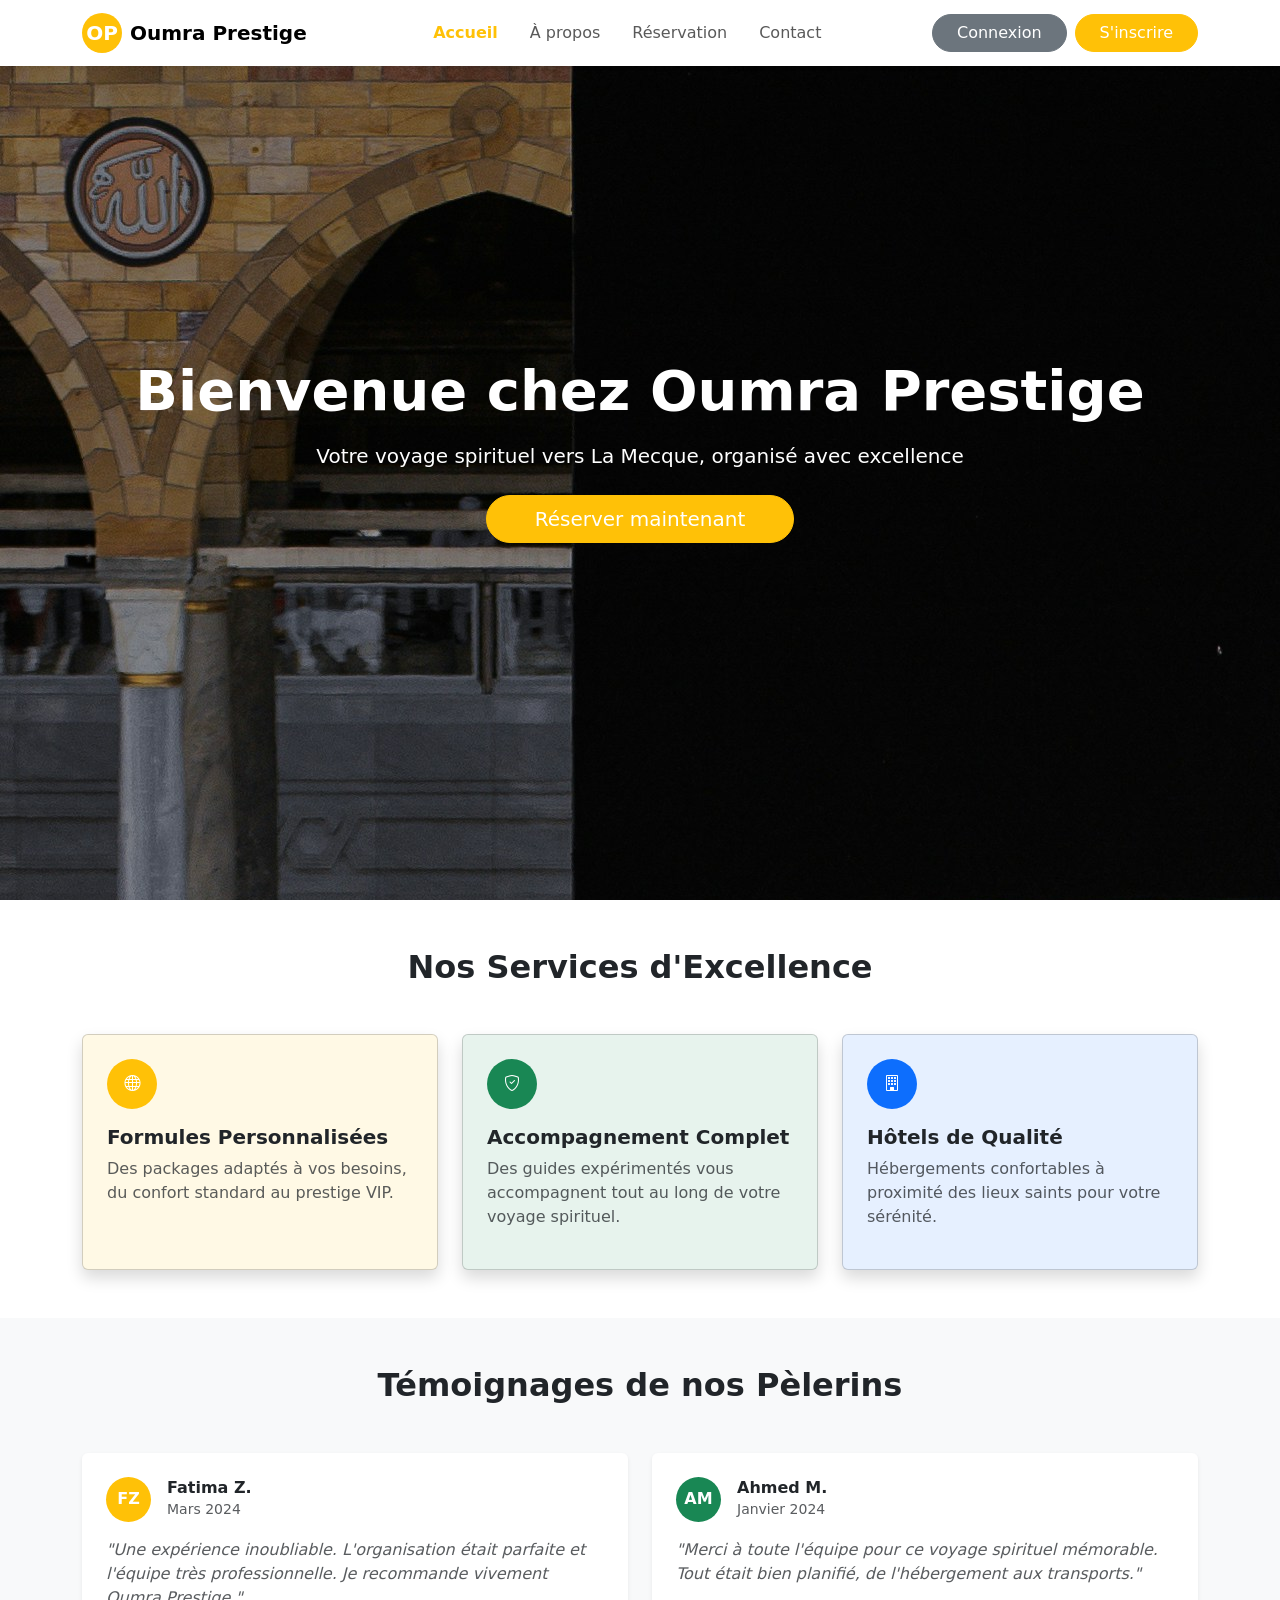
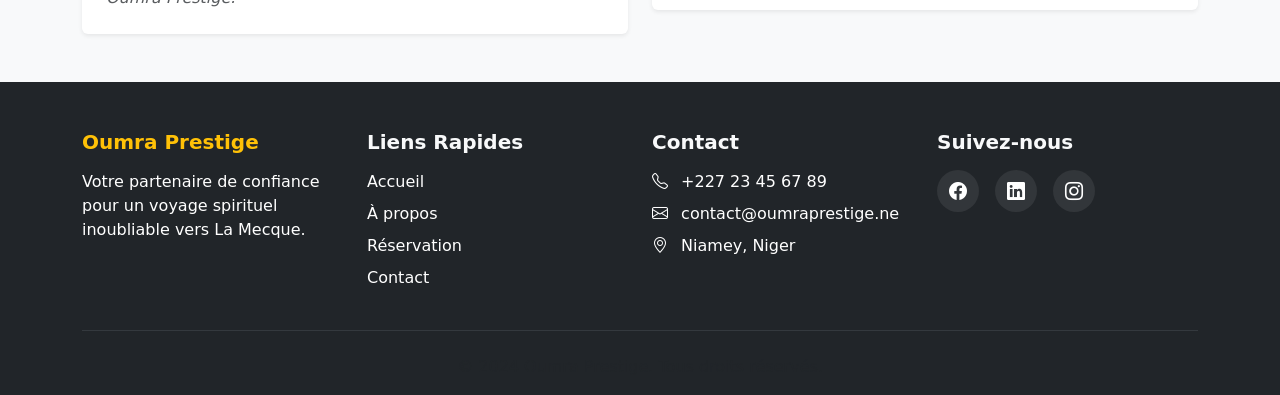
<file: index.html>
<!DOCTYPE html>
<html lang="en">
<head>
    <meta charset="UTF-8">
    <meta name="viewport" content="width=device-width, initial-scale=1.0">
    <title>Oumra_Prestige</title>
    <link href="https://cdn.jsdelivr.net/npm/bootstrap@5.3.0/dist/css/bootstrap.min.css" rel="stylesheet">
    <link rel="stylesheet" href="https://cdnjs.cloudflare.com/ajax/libs/font-awesome/6.4.0/css/all.min.css">
    <link href="https://cdn.jsdelivr.net/npm/bootstrap-icons/font/bootstrap-icons.css" rel="stylesheet">
     <link rel="icon" href="./image/photo.jpg" type="image/png">


    <link rel="stylesheet" href="./css/stle.css">
</head>
<body>




    <nav class="navbar navbar-expand-lg bg-white shadow-sm fixed-top">
  <div class="container">
    <a class="navbar-brand fw-bold d-flex align-items-center gap-2" href="#">
      <span class="bg-warning text-white rounded-circle d-inline-flex justify-content-center align-items-center" style="width:40px;height:40px;">OP</span>
      Oumra Prestige
    </a>

    <button class="navbar-toggler" type="button" data-bs-toggle="collapse" data-bs-target="#mainNav">
      <span class="navbar-toggler-icon"></span>
    </button>

    <div class="collapse navbar-collapse" id="mainNav">
      <ul class="navbar-nav mx-auto mb-2 mb-lg-0 gap-lg-3">
        <li class="nav-item"><a class="nav-link fw-semibold text-warning" href="#">Accueil</a></li>
        <li class="nav-item"><a class="nav-link" href="./a_propos.html">À propos</a></li>
        <li class="nav-item"><a class="nav-link" href="./reserv.html">Réservation</a></li>
        <li class="nav-item"><a class="nav-link" href="./conta.html">Contact</a></li>
      </ul>

      <div class="d-flex gap-2">
        <a class="btn btn-outline-secondary bg-secondary rounded-pill px-4 text-white" href="./conexion.html">Connexion</a>
        <a class="btn btn-warning text-white rounded-pill px-4" href="./s-inscrir.html">S'inscrire</a>
      </div>
    </div>
  </div>
</nav>



<section class="hero-section d-flex align-items-center text-center text-white">
  <div class="overlay"></div>

  <div class="container position-relative">
    <h1 class="display-4 fw-bold mb-3">Bienvenue chez Oumra Prestige</h1>
    <p class="lead mb-4">
      Votre voyage spirituel vers La Mecque, organisé avec excellence
    </p>
    <a href="#" class="btn btn-warning btn-lg rounded-pill px-5 text-white carte">
      Réserver maintenant
    </a>
  </div>
</section>

    <section class="py-5 bg-white">
  <div class="container">
    <h2 class="text-center fw-bold mb-5">Nos Services d'Excellence</h2>

    <div class="row g-4">
      <!-- Card 1 -->
      <div class="col-lg-4 col-md-6 carte">
        <div class="card h-100 shadow p-4  bg-warning bg-opacity-10 carte">
          <div class="mb-3">
            <span class="d-inline-flex align-items-center justify-content-center rounded-circle bg-warning text-white" style="width:50px;height:50px;">
              <i class="bi bi-globe"></i>
            </span>
          </div>
          <h5 class="fw-bold">Formules Personnalisées</h5>
          <p class="text-muted">
            Des packages adaptés à vos besoins, du confort standard au prestige VIP.
          </p>
        </div>
      </div>

      <!-- Card 2 -->
      <div class="col-lg-4 col-md-6 carte">
        <div class="card h-100 shadow p-4 bg-success bg-opacity-10 carte">
          <div class="mb-3">
            <span class="d-inline-flex align-items-center justify-content-center rounded-circle bg-success text-white" style="width:50px;height:50px;">
              <i class="bi bi-shield-check"></i>
            </span>
          </div>
          <h5 class="fw-bold">Accompagnement Complet</h5>
          <p class="text-muted">
            Des guides expérimentés vous accompagnent tout au long de votre voyage spirituel.
          </p>
        </div>
      </div>

      <!-- Card 3 -->
      <div class="col-lg-4 col-md-6 carte">
        <div class="card h-100 shadow p-4 p-4 bg-primary bg-opacity-10 carte ">
          <div class="mb-3">
            <span class="d-inline-flex align-items-center justify-content-center rounded-circle bg-primary text-white" style="width:50px;height:50px;">
              <i class="bi bi-building"></i>
            </span>
          </div>
          <h5 class="fw-bold ">Hôtels de Qualité</h5>
          <p class="text-muted ">
            Hébergements confortables à proximité des lieux saints pour votre sérénité.
          </p>
        </div>
      </div>
    </div>
  </div>
</section>

    <section class="py-5 bg-light">
  <div class="container">
    <h2 class="text-center fw-bold mb-5">Témoignages de nos Pèlerins</h2>

    <div class="row g-4 justify-content-center">
      <!-- Témoignage 1 -->
      <div class="col-lg-6">
        <div class="card border-0 shadow-sm p-4">
          <div class="d-flex align-items-center mb-3">
            <span class="rounded-circle bg-warning text-white fw-bold d-flex align-items-center justify-content-center me-3" style="width:45px;height:45px;">
              FZ
            </span>
            <div>
              <h6 class="mb-0 fw-bold">Fatima Z.</h6>
              <small class="text-muted">Mars 2024</small>
            </div>
          </div>
          <p class="fst-italic text-muted mb-0">
            "Une expérience inoubliable. L'organisation était parfaite et l'équipe très professionnelle. Je recommande vivement Oumra Prestige."
          </p>
        </div>
      </div>

      <!-- Témoignage 2 -->
      <div class="col-lg-6">
        <div class="card border-0 shadow-sm p-4">
          <div class="d-flex align-items-center mb-3">
            <span class="rounded-circle bg-success text-white fw-bold d-flex align-items-center justify-content-center me-3" style="width:45px;height:45px;">
              AM
            </span>
            <div>
              <h6 class="mb-0 fw-bold">Ahmed M.</h6>
              <small class="text-muted">Janvier 2024</small>
            </div>
          </div>
          <p class="fst-italic text-muted mb-0">
            "Merci à toute l'équipe pour ce voyage spirituel mémorable. Tout était bien planifié, de l'hébergement aux transports."
          </p>
        </div>
      </div>
    </div>
  </div>
</section>

<footer class="text-light pt-5 bg-dark" >
  <div class="container">

    <div class="row gy-4">
      <!-- Col 1 -->
      <div class="col-lg-3 col-md-6">
        <h5 class="fw-bold text-warning">Oumra Prestige</h5>
        <p class=" mt-3 text-white">
          Votre partenaire de confiance pour un voyage spirituel inoubliable vers La Mecque.
        </p>
      </div>

      <!-- Col 2 -->
      <div class="col-lg-3 col-md-6">
        <h5 class="fw-bold">Liens Rapides</h5>
        <ul class="list-unstyled mt-3">
          <li><a href="#" class="footer-link">Accueil</a></li>
          <li><a href="#" class="footer-link">À propos</a></li>
          <li><a href="#" class="footer-link">Réservation</a></li>
          <li><a href="#" class="footer-link">Contact</a></li>
        </ul>
      </div>

      <!-- Col 3 -->
      <div class="col-lg-3 col-md-6">
        <h5 class="fw-bold">Contact</h5>
        <ul class="list-unstyled mt-3 text-white">
          <li class="mb-2">
            <i class="bi bi-telephone me-2"></i> +227 23 45 67 89
          </li>
          <li class="mb-2">
            <i class="bi bi-envelope me-2"></i> contact@oumraprestige.ne
          </li>
          <li>
            <i class="bi bi-geo-alt me-2 "></i> Niamey, Niger
          </li>
        </ul>
      </div>

      <!-- Col 4 -->
      <div class="col-lg-3 col-md-6">
        <h5 class="fw-bold">Suivez-nous</h5>
        <div class="d-flex gap-3 mt-3">
          <a href="#" class="social-icon text-white"><i class="bi bi-facebook"></i></a>
          <a href="#" class="social-icon"><i class="bi bi-linkedin"></i></a>
          <a href="#" class="social-icon"><i class="bi bi-instagram"></i></a>
        </div>
      </div>
    </div>

    <!-- Divider -->
    <hr class="border-secondary my-4">

    <!-- Copyright -->
    <div class="text-center text-muted pb-3 text-white">
      © 2024 Oumra Prestige. Tous droits réservés.
    </div>

  </div>
</footer>


     <script src="https://cdn.jsdelivr.net/npm/bootstrap@5.3.0/dist/js/bootstrap.bundle.min.js"></script>
</body>
</html>
</file>
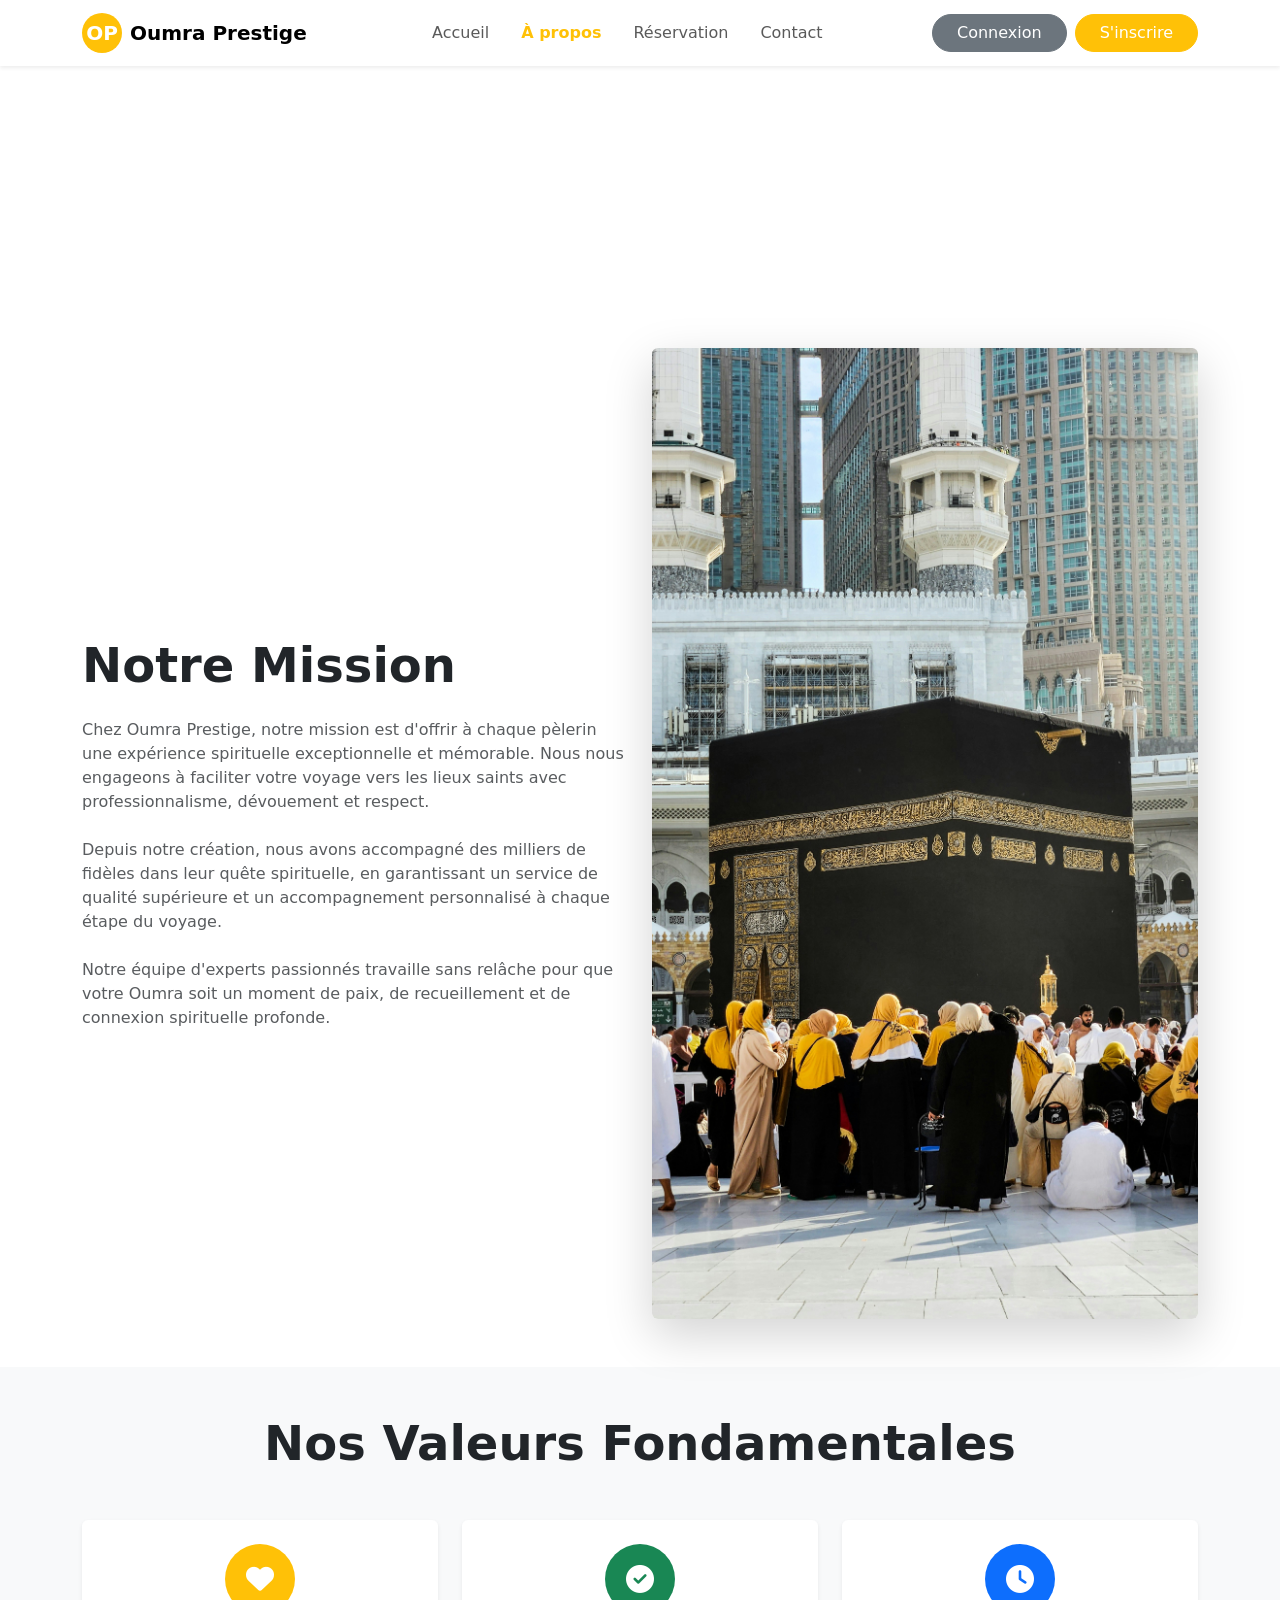
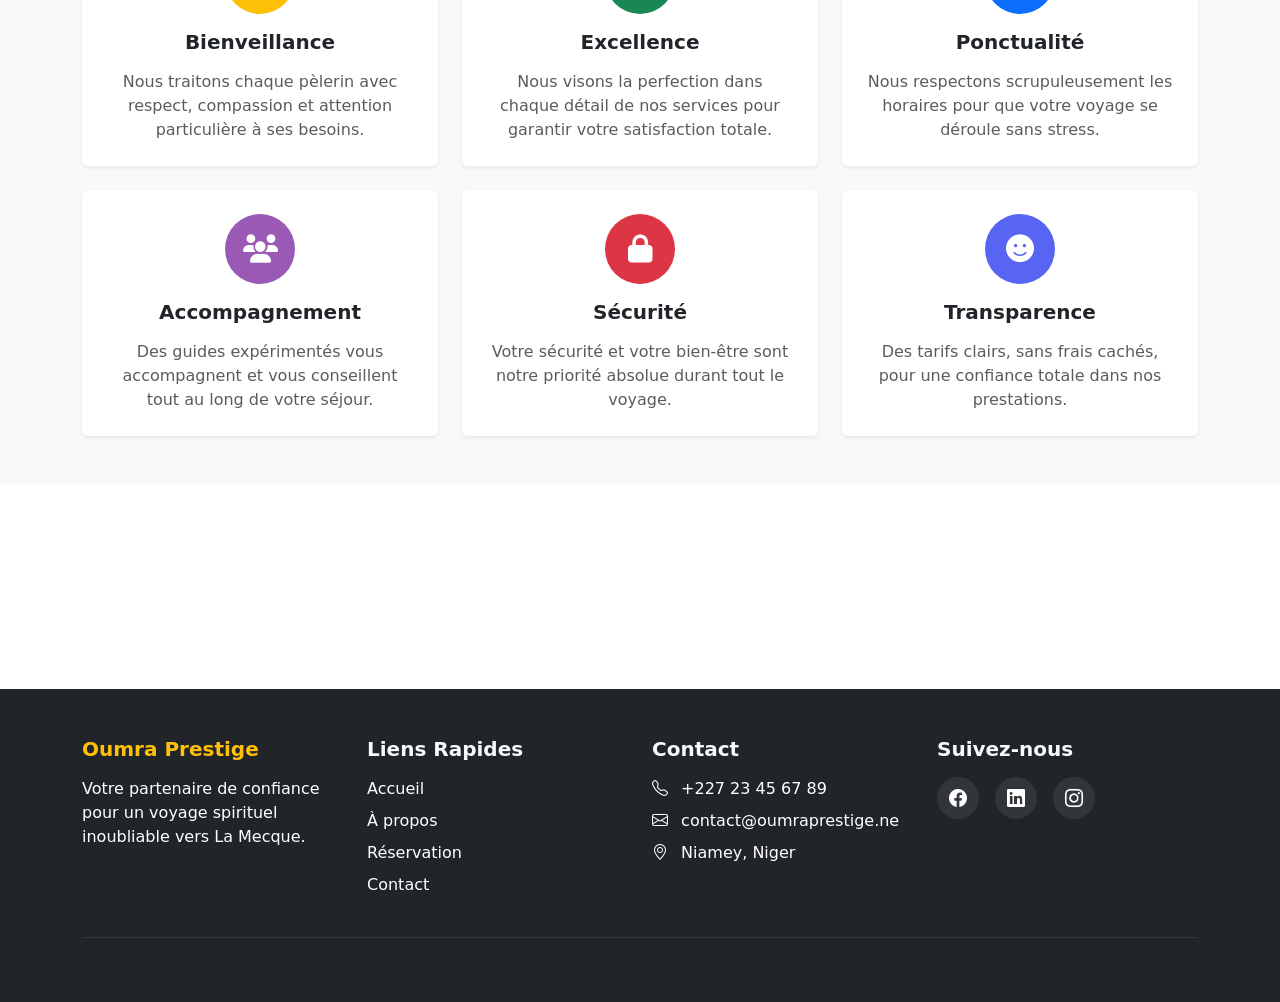
<file: a_propos.html>
<!DOCTYPE html>
<html lang="en">
<head>
    <meta charset="UTF-8">
    <meta name="viewport" content="width=device-width, initial-scale=1.0">
    <title>Oumra_Prestige</title>
    <link href="https://cdn.jsdelivr.net/npm/bootstrap@5.3.0/dist/css/bootstrap.min.css" rel="stylesheet">
    <link rel="stylesheet" href="https://cdnjs.cloudflare.com/ajax/libs/font-awesome/6.4.0/css/all.min.css">
    <link href="https://cdn.jsdelivr.net/npm/bootstrap-icons/font/bootstrap-icons.css" rel="stylesheet">
    <link rel="icon" href="./image/photo.jpg" type="image/png">

    <link rel="stylesheet" href="./css/stle.css">
</head>
<body>




        <nav class="navbar navbar-expand-lg bg-white shadow-sm fixed-top">
      <div class="container">
        <a class="navbar-brand fw-bold d-flex align-items-center gap-2" href="#">
          <span class="bg-warning text-white rounded-circle d-inline-flex justify-content-center align-items-center" style="width:40px;height:40px;">OP</span>
          Oumra Prestige
        </a>

        <button class="navbar-toggler" type="button" data-bs-toggle="collapse" data-bs-target="#mainNav">
          <span class="navbar-toggler-icon"></span>
        </button>

        <div class="collapse navbar-collapse" id="mainNav">
          <ul class="navbar-nav mx-auto mb-2 mb-lg-0 gap-lg-3">
            <li class="nav-item"><a class="nav-link" href="./index.html">Accueil</a></li>
            <li class="nav-item"><a class="nav-link fw-semibold text-warning" href="./a_propos.html">À propos</a></li>
            <li class="nav-item"><a class="nav-link" href="./reserv.html">Réservation</a></li>
            <li class="nav-item"><a class="nav-link" href="./conta.html">Contact</a></li>
          </ul>

          <div class="d-flex gap-2">
            <a class="btn btn-outline-secondary bg-secondary rounded-pill px-4 text-white" href="./conexion.html">Connexion</a>
            <a class="btn btn-warning text-white rounded-pill px-4" href="./s-inscrir.html">S'inscrire</a>
          </div>
        </div>
      </div>
    </nav>



    <!-- Hero Section -->
    <section class="py-5 text-center text-white" style="background: linear-gradient(135deg, #ffc107 ); min-height: 300px; display: flex; align-items: center; justify-content: center;">
        <div class="container">
            <h1 class="display-3 fw-bold mb-3">À Propos de Oumra Prestige</h1>
            <p class="lead">Votre partenaire de confiance depuis plus de 10 ans</p>
        </div>
    </section>

    <!-- Notre Mission Section -->
    <section class="py-5">
        <div class="container">
            <div class="row align-items-center">
                <!-- Left Column - Text Content -->
                <div class="col-lg-6 mb-4 mb-lg-0">
                    <h2 class="display-5 fw-bold mb-4">Notre Mission</h2>
                    
                    <p class="text-muted mb-4">
                        Chez Oumra Prestige, notre mission est d'offrir à chaque pèlerin une expérience spirituelle exceptionnelle et mémorable. Nous nous engageons à faciliter votre voyage vers les lieux saints avec professionnalisme, dévouement et respect.
                    </p>
                    
                    <p class="text-muted mb-4">
                        Depuis notre création, nous avons accompagné des milliers de fidèles dans leur quête spirituelle, en garantissant un service de qualité supérieure et un accompagnement personnalisé à chaque étape du voyage.
                    </p>
                    
                    <p class="text-muted mb-0">
                        Notre équipe d'experts passionnés travaille sans relâche pour que votre Oumra soit un moment de paix, de recueillement et de connexion spirituelle profonde.
                    </p>
                </div>

                <!-- Right Column - Image with Play Button -->
                <div class="col-lg-6">
                    <div class="position-relative rounded overflow-hidden shadow-lg">
                        <img src="./image/ana.jpg" class="img-fluid w-100" alt="Kaaba et pèlerins" style="object-fit: cover; min-height: 500px;">
                        
                    </div>
                </div>
            </div>
        </div>
    </section>

    
    

    <!-- Nos Valeurs Fondamentales Section -->
    <section class="py-5 bg-light">
        <div class="container">
            <div class="text-center mb-5">
                <h2 class="display-5 fw-bold">Nos Valeurs Fondamentales</h2>
            </div>

            <div class="row g-4">
                <!-- Bienveillance -->
                <div class="col-lg-4 col-md-6">
                    <div class="card border-0 shadow-sm h-100 text-center p-4">
                        <div class="d-flex justify-content-center mb-3">
                            <div class="bg-warning rounded-circle d-flex align-items-center justify-content-center" style="width: 70px; height: 70px;">
                                <i class="fas fa-heart text-white fs-3"></i>
                            </div>
                        </div>
                        <h5 class="fw-bold mb-3">Bienveillance</h5>
                        <p class="text-muted mb-0">
                            Nous traitons chaque pèlerin avec respect, compassion et attention particulière à ses besoins.
                        </p>
                    </div>
                </div>

                <!-- Excellence -->
                <div class="col-lg-4 col-md-6">
                    <div class="card border-0 shadow-sm h-100 text-center p-4">
                        <div class="d-flex justify-content-center mb-3">
                            <div class="bg-success rounded-circle d-flex align-items-center justify-content-center" style="width: 70px; height: 70px;">
                                <i class="fas fa-check-circle text-white fs-3"></i>
                            </div>
                        </div>
                        <h5 class="fw-bold mb-3">Excellence</h5>
                        <p class="text-muted mb-0">
                            Nous visons la perfection dans chaque détail de nos services pour garantir votre satisfaction totale.
                        </p>
                    </div>
                </div>

                <!-- Ponctualité -->
                <div class="col-lg-4 col-md-6">
                    <div class="card border-0 shadow-sm h-100 text-center p-4">
                        <div class="d-flex justify-content-center mb-3">
                            <div class="bg-primary rounded-circle d-flex align-items-center justify-content-center" style="width: 70px; height: 70px;">
                                <i class="fas fa-clock text-white fs-3"></i>
                            </div>
                        </div>
                        <h5 class="fw-bold mb-3">Ponctualité</h5>
                        <p class="text-muted mb-0">
                            Nous respectons scrupuleusement les horaires pour que votre voyage se déroule sans stress.
                        </p>
                    </div>
                </div>

                <!-- Accompagnement -->
                <div class="col-lg-4 col-md-6">
                    <div class="card border-0 shadow-sm h-100 text-center p-4">
                        <div class="d-flex justify-content-center mb-3">
                            <div class="rounded-circle d-flex align-items-center justify-content-center" style="width: 70px; height: 70px; background-color: #9b59b6;">
                                <i class="fas fa-users text-white fs-3"></i>
                            </div>
                        </div>
                        <h5 class="fw-bold mb-3">Accompagnement</h5>
                        <p class="text-muted mb-0">
                            Des guides expérimentés vous accompagnent et vous conseillent tout au long de votre séjour.
                        </p>
                    </div>
                </div>

                <!-- Sécurité -->
                <div class="col-lg-4 col-md-6">
                    <div class="card border-0 shadow-sm h-100 text-center p-4">
                        <div class="d-flex justify-content-center mb-3">
                            <div class="bg-danger rounded-circle d-flex align-items-center justify-content-center" style="width: 70px; height: 70px;">
                                <i class="fas fa-lock text-white fs-3"></i>
                            </div>
                        </div>
                        <h5 class="fw-bold mb-3">Sécurité</h5>
                        <p class="text-muted mb-0">
                            Votre sécurité et votre bien-être sont notre priorité absolue durant tout le voyage.
                        </p>
                    </div>
                </div>

                <!-- Transparence -->
                <div class="col-lg-4 col-md-6">
                    <div class="card border-0 shadow-sm h-100 text-center p-4">
                        <div class="d-flex justify-content-center mb-3">
                            <div class="rounded-circle d-flex align-items-center justify-content-center" style="width: 70px; height: 70px; background-color: #5865f2;">
                                <i class="fas fa-smile text-white fs-3"></i>
                            </div>
                        </div>
                        <h5 class="fw-bold mb-3">Transparence</h5>
                        <p class="text-muted mb-0">
                            Des tarifs clairs, sans frais cachés, pour une confiance totale dans nos prestations.
                        </p>
                    </div>
                </div>
            </div>
        </div>
    </section>

    <!-- Statistics Section -->
    <section class="py-5 text-white" style="background: linear-gradient(135deg, #ffc107);">
        <div class="container">
            <div class="row text-center">
                <!-- Stat 1 -->
                <div class="col-lg-3 col-md-6 mb-4 mb-lg-0">
                    <h2 class="display-3 fw-bold mb-2">10+</h2>
                    <p class="mb-0">Années d'expérience</p>
                </div>

                <!-- Stat 2 -->
                <div class="col-lg-3 col-md-6 mb-4 mb-lg-0">
                    <h2 class="display-3 fw-bold mb-2">5000+</h2>
                    <p class="mb-0">Pèlerins satisfaits</p>
                </div>

                <!-- Stat 3 -->
                <div class="col-lg-3 col-md-6 mb-4 mb-lg-0">
                    <h2 class="display-3 fw-bold mb-2">98%</h2>
                    <p class="mb-0">Taux de satisfaction</p>
                </div>

                <!-- Stat 4 -->
                <div class="col-lg-3 col-md-6">
                    <h2 class="display-3 fw-bold mb-2">24/7</h2>
                    <p class="mb-0">Support client</p>
                </div>
            </div>
        </div>
    </section>



    <footer class="text-light pt-5 bg-dark" >
      <div class="container">

        <div class="row gy-4">
          <!-- Col 1 -->
          <div class="col-lg-3 col-md-6">
            <h5 class="fw-bold text-warning">Oumra Prestige</h5>
            <p class=" mt-3 text-white">
              Votre partenaire de confiance pour un voyage spirituel inoubliable vers La Mecque.
            </p>
          </div>

          <!-- Col 2 -->
          <div class="col-lg-3 col-md-6">
            <h5 class="fw-bold">Liens Rapides</h5>
            <ul class="list-unstyled mt-3">
              <li><a href="#" class="footer-link">Accueil</a></li>
              <li><a href="#" class="footer-link">À propos</a></li>
              <li><a href="#" class="footer-link">Réservation</a></li>
              <li><a href="#" class="footer-link">Contact</a></li>
            </ul>
          </div>

          <!-- Col 3 -->
          <div class="col-lg-3 col-md-6">
            <h5 class="fw-bold">Contact</h5>
            <ul class="list-unstyled mt-3 text-white">
              <li class="mb-2">
                <i class="bi bi-telephone me-2"></i> +227 23 45 67 89
              </li>
              <li class="mb-2">
                <i class="bi bi-envelope me-2"></i> contact@oumraprestige.ne
              </li>
              <li>
                <i class="bi bi-geo-alt me-2 "></i> Niamey, Niger
              </li>
            </ul>
          </div>

          <!-- Col 4 -->
          <div class="col-lg-3 col-md-6">
            <h5 class="fw-bold">Suivez-nous</h5>
            <div class="d-flex gap-3 mt-3">
              <a href="#" class="social-icon text-white"><i class="bi bi-facebook"></i></a>
              <a href="#" class="social-icon"><i class="bi bi-linkedin"></i></a>
              <a href="#" class="social-icon"><i class="bi bi-instagram"></i></a>
            </div>
          </div>
        </div>

        <!-- Divider -->
        <hr class="border-secondary my-4">

        <!-- Copyright -->
        <div class="text-center text-muted pb-3 text-white">
          © 2024 Oumra Prestige. Tous droits réservés.
        </div>

      </div>
    </footer>


     <script src="https://cdn.jsdelivr.net/npm/bootstrap@5.3.0/dist/js/bootstrap.bundle.min.js"></script>
</body>
</html>
</file>
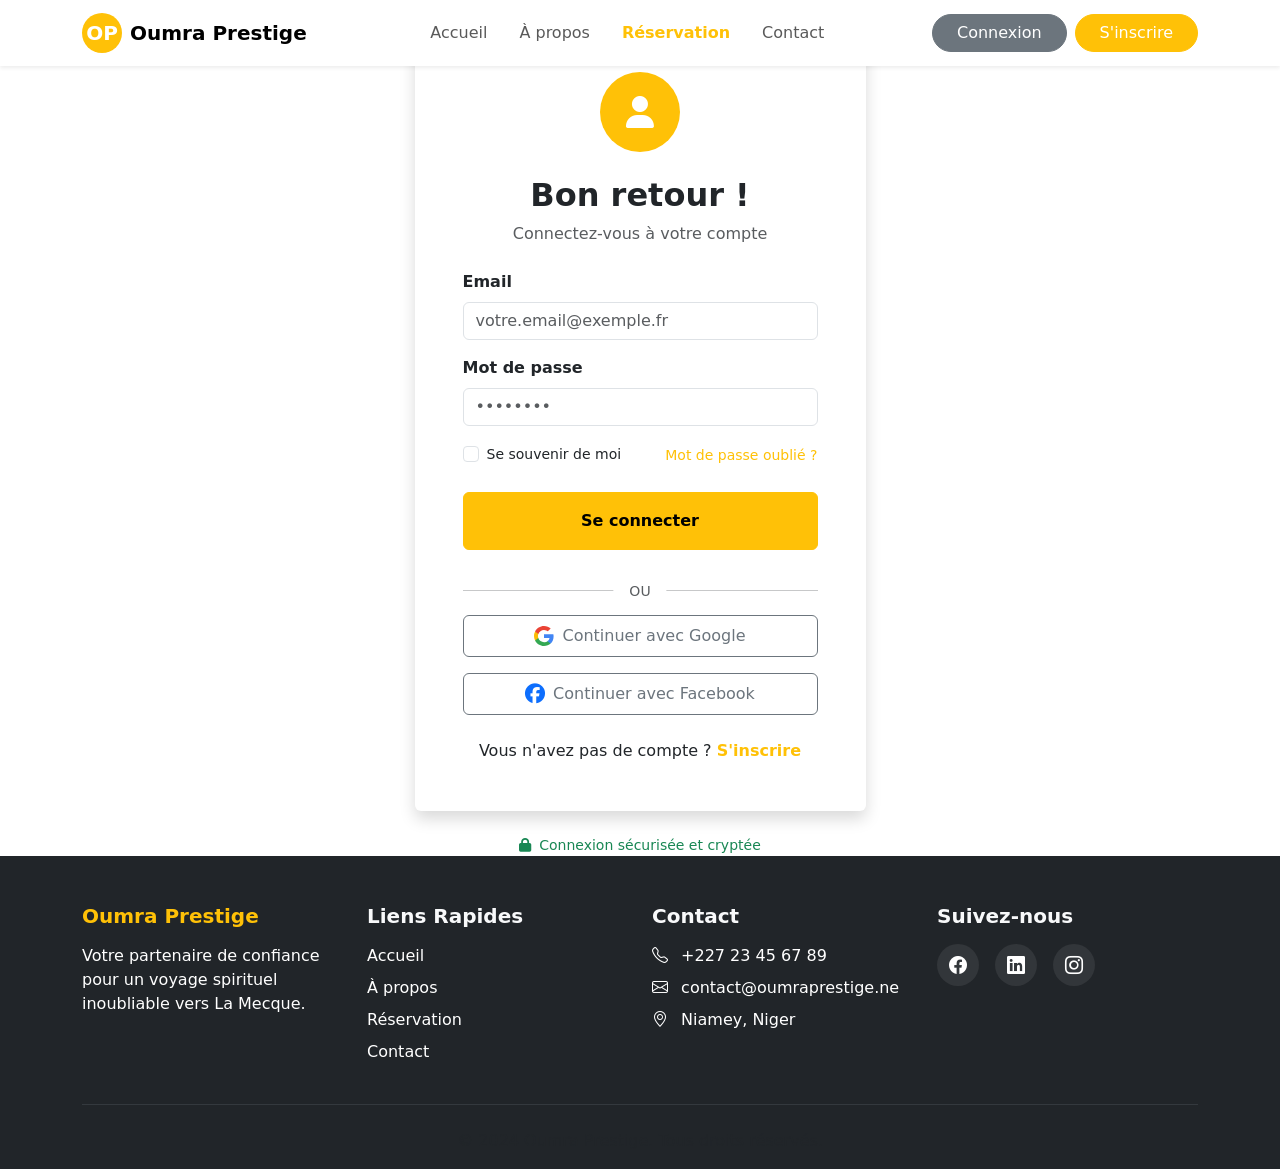
<file: conexion.html>
<!DOCTYPE html>
<html lang="en">
<head>
    <meta charset="UTF-8">
    <meta name="viewport" content="width=device-width, initial-scale=1.0">
    <title>Oumra_Prestige</title>
    <link href="https://cdn.jsdelivr.net/npm/bootstrap@5.3.0/dist/css/bootstrap.min.css" rel="stylesheet">
    <link rel="stylesheet" href="https://cdnjs.cloudflare.com/ajax/libs/font-awesome/6.4.0/css/all.min.css">
    <link href="https://cdn.jsdelivr.net/npm/bootstrap-icons/font/bootstrap-icons.css" rel="stylesheet">
     <link rel="icon" href="./image/photo.jpg" type="image/png">


    <link rel="stylesheet" href="./css/stle.css">
</head>
<body>


     <nav class="navbar navbar-expand-lg bg-white shadow-sm fixed-top">
        <div class="container">
            <a class="navbar-brand fw-bold d-flex align-items-center gap-2" href="#">
            <span class="bg-warning text-white rounded-circle d-inline-flex justify-content-center align-items-center" style="width:40px;height:40px;">OP</span>
            Oumra Prestige
            </a>

            <button class="navbar-toggler" type="button" data-bs-toggle="collapse" data-bs-target="#mainNav">
            <span class="navbar-toggler-icon"></span>
            </button>

            <div class="collapse navbar-collapse" id="mainNav">
            <ul class="navbar-nav mx-auto mb-2 mb-lg-0 gap-lg-3">
                <li class="nav-item"><a class="nav-link" href="./index.html">Accueil</a></li>
                <li class="nav-item"><a class="nav-link" href="./a_propos.html">À propos</a></li>
                <li class="nav-item"><a class="nav-link  fw-semibold text-warning" href="./reserv.html">Réservation</a></li>
                <li class="nav-item"><a class="nav-link" href="./conta.html">Contact</a></li>
            </ul>

            <div class="d-flex gap-2">
                <a class="btn btn-outline-secondary bg-secondary rounded-pill px-4 text-white" href="./conexion.html">Connexion</a>
                <a class="btn btn-warning text-white rounded-pill px-4" href="./s-inscrir.html">S'inscrire</a>
            </div>
            </div>
        </div>
    </nav>

    <
    < class="py-5 min-vh-100 d-flex align-items-center">
        <div class="container">
            <div class="row justify-content-center">
                <div class="col-lg-5 col-md-7">
                    <div class="card border-0 shadow">
                        <div class="card-body p-5">
                            <!-- Icon -->
                            <div class="text-center mb-4">
                                <div class="bg-warning rounded-circle d-inline-flex align-items-center justify-content-center" style="width: 80px; height: 80px;">
                                    <i class="fas fa-user text-white fs-2"></i>
                                </div>
                            </div>

                            <!-- Title -->
                            <div class="text-center mb-4">
                                <h2 class="fw-bold mb-2">Bon retour !</h2>
                                <p class="text-muted">Connectez-vous à votre compte</p>
                            </div>

                            <!-- Login Form -->
                            <form>
                                <!-- Email -->
                                <div class="mb-3">
                                    <label class="form-label fw-semibold">Email</label>
                                    <input type="email" class="form-control shadow-none out " placeholder="votre.email@exemple.fr">
                                </div>

                                <!-- Mot de passe -->
                                <div class="mb-3">
                                    <label class="form-label fw-semibold">Mot de passe</label>
                                    <input type="password" class="form-control shadow-none out" placeholder="••••••••">
                                </div>

                                <!-- Remember me & Forgot password -->
                                <div class="d-flex justify-content-between align-items-center mb-4">
                                    <div class="form-check">
                                        <input class="form-check-input" type="checkbox" id="remember">
                                        <label class="form-check-label small" for="remember">
                                            Se souvenir de moi
                                        </label>
                                    </div>
                                    <a href="#" class="text-warning text-decoration-none small">Mot de passe oublié ?</a>
                                </div>

                                <!-- Submit Button -->
                                <button type="submit" class="btn btn-warning w-100 py-3 fw-semibold mb-4 carte">
                                    Se connecter
                                </button>

                                <!-- Divider -->
                                <div class="position-relative text-center mb-4">
                                    <hr>
                                    <span class="position-absolute top-50 start-50 translate-middle bg-white px-3 text-muted small">OU</span>
                                </div>

                                <!-- Social Login Buttons -->
                                <div class="d-grid gap-3 mb-4">
                                    <!-- Google Button -->
                                    <button type="button" class="btn btn-outline-secondary py-2 d-flex align-items-center justify-content-center gap-2">
                                        <svg width="20" height="20" viewBox="0 0 20 20">
                                            <path fill="#4285F4" d="M19.6 10.23c0-.82-.1-1.42-.25-2.05H10v3.72h5.5c-.15.96-.74 2.31-2.04 3.22v2.45h3.16c1.89-1.73 2.98-4.3 2.98-7.34z"/>
                                            <path fill="#34A853" d="M13.46 15.13c-.83.59-1.96 1-3.46 1-2.64 0-4.88-1.74-5.68-4.15H1.07v2.52C2.72 17.75 6.09 20 10 20c2.7 0 4.96-.89 6.62-2.42l-3.16-2.45z"/>
                                            <path fill="#FBBC05" d="M3.99 10c0-.69.12-1.35.32-1.97V5.51H1.07A9.973 9.973 0 000 10c0 1.61.39 3.14 1.07 4.49l3.24-2.52c-.2-.62-.32-1.28-.32-1.97z"/>
                                            <path fill="#EA4335" d="M10 3.88c1.88 0 3.13.81 3.85 1.48l2.84-2.76C14.96.99 12.7 0 10 0 6.09 0 2.72 2.25 1.07 5.51l3.24 2.52C5.12 5.62 7.36 3.88 10 3.88z"/>
                                        </svg>
                                        Continuer avec Google
                                    </button>

                                    <!-- Facebook Button -->
                                    <button type="button" class="btn btn-outline-secondary py-2 d-flex align-items-center justify-content-center gap-2">
                                        <i class="fab fa-facebook text-primary fs-5"></i>
                                        Continuer avec Facebook
                                    </button>
                                </div>

                                <!-- Register Link -->
                                <div class="text-center">
                                    <p class="mb-0">
                                        Vous n'avez pas de compte ? <a href="./s-inscrir.html" class="text-warning text-decoration-none fw-semibold">S'inscrire</a>
                                    </p>
                                </div>
                            </form>
                        </div>
                    </div>

                    <!-- Security Notice -->
                    <div class="text-center mt-4">
                        <p class="text-success small mb-0">
                            <i class="fas fa-lock me-2"></i>Connexion sécurisée et cryptée
                        </p>
                    </div>
                </div>
            </div>
        </div>
    

<footer class="text-light pt-5 bg-dark" >
  <div class="container">

    <div class="row gy-4">
      <!-- Col 1 -->
      <div class="col-lg-3 col-md-6">
        <h5 class="fw-bold text-warning">Oumra Prestige</h5>
        <p class=" mt-3 text-white">
          Votre partenaire de confiance pour un voyage spirituel inoubliable vers La Mecque.
        </p>
      </div>

      <!-- Col 2 -->
      <div class="col-lg-3 col-md-6">
        <h5 class="fw-bold">Liens Rapides</h5>
        <ul class="list-unstyled mt-3">
          <li><a href="#" class="footer-link">Accueil</a></li>
          <li><a href="#" class="footer-link">À propos</a></li>
          <li><a href="#" class="footer-link">Réservation</a></li>
          <li><a href="#" class="footer-link">Contact</a></li>
        </ul>
      </div>

      <!-- Col 3 -->
      <div class="col-lg-3 col-md-6">
        <h5 class="fw-bold">Contact</h5>
        <ul class="list-unstyled mt-3 text-white">
          <li class="mb-2">
            <i class="bi bi-telephone me-2"></i> +227 23 45 67 89
          </li>
          <li class="mb-2">
            <i class="bi bi-envelope me-2"></i> contact@oumraprestige.ne
          </li>
          <li>
            <i class="bi bi-geo-alt me-2"></i> Niamey, Niger
          </li>
        </ul>
      </div>

      <!-- Col 4 -->
      <div class="col-lg-3 col-md-6">
        <h5 class="fw-bold">Suivez-nous</h5>
        <div class="d-flex gap-3 mt-3">
          <a href="#" class="social-icon text-white"><i class="bi bi-facebook"></i></a>
          <a href="#" class="social-icon"><i class="bi bi-linkedin"></i></a>
          <a href="#" class="social-icon"><i class="bi bi-instagram"></i></a>
        </div>
      </div>
    </div>

    <!-- Divider -->
    <hr class="border-secondary my-4">

    <!-- Copyright -->
    <div class="text-center text-muted pb-3 text-white">
      © 2024 Oumra Prestige. Tous droits réservés.
    </div>

  </div>
</footer>


     <script src="https://cdn.jsdelivr.net/npm/bootstrap@5.3.0/dist/js/bootstrap.bundle.min.js"></script>
</body>
</html>
</file>
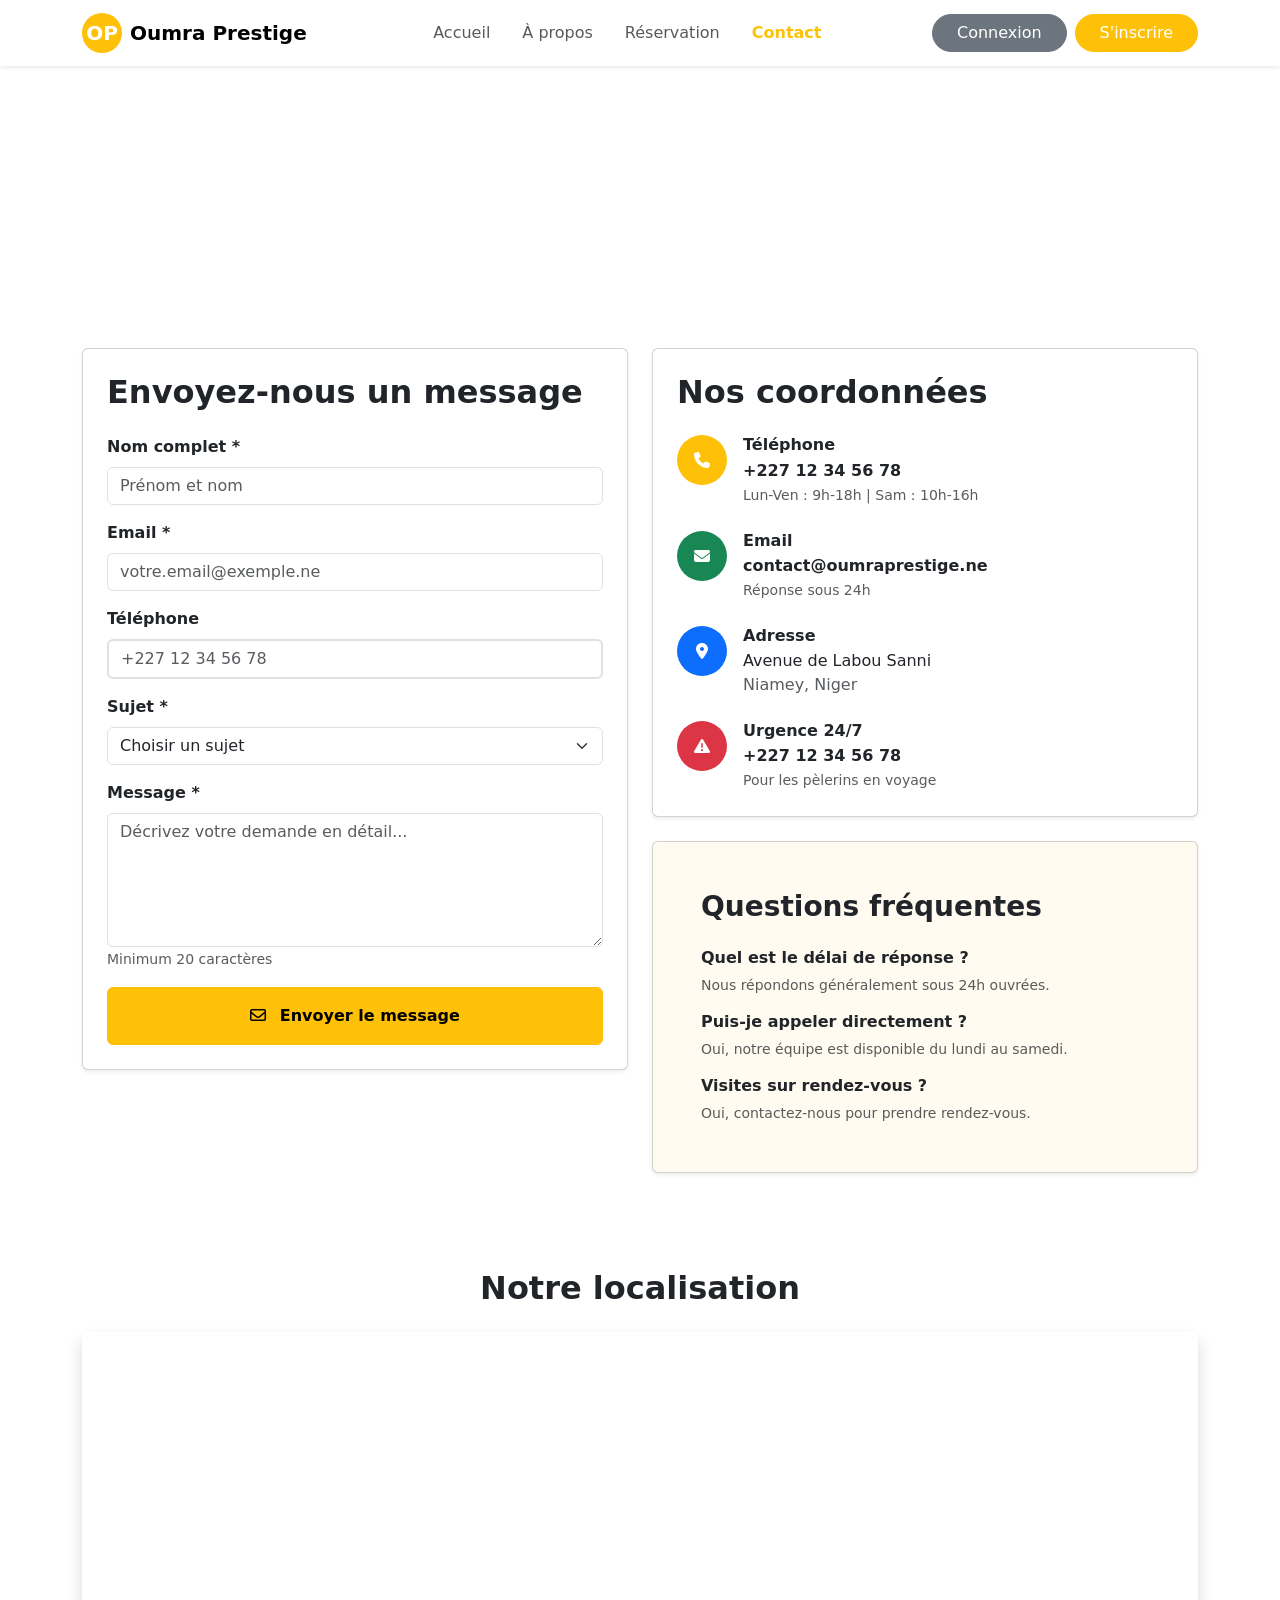
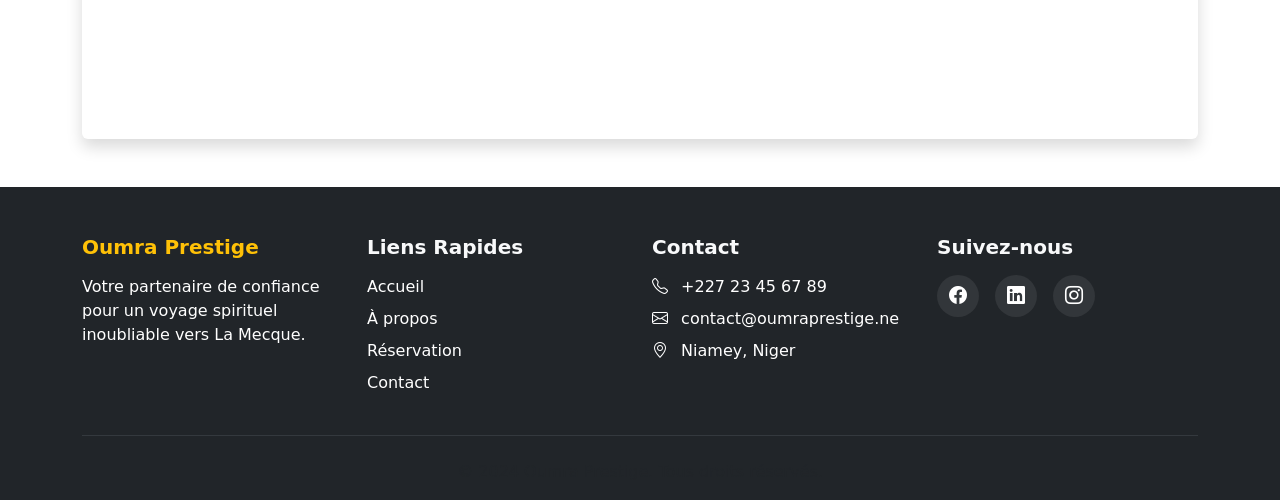
<file: conta.html>
<!DOCTYPE html>
<html lang="en">
<head>
    <meta charset="UTF-8">
    <meta name="viewport" content="width=device-width, initial-scale=1.0">
    <title>Oumra_Prestige</title>
    <link href="https://cdn.jsdelivr.net/npm/bootstrap@5.3.0/dist/css/bootstrap.min.css" rel="stylesheet">
    <link rel="stylesheet" href="https://cdnjs.cloudflare.com/ajax/libs/font-awesome/6.4.0/css/all.min.css">
    <link href="https://cdn.jsdelivr.net/npm/bootstrap-icons/font/bootstrap-icons.css" rel="stylesheet">
     <link rel="icon" href="./image/photo.jpg" type="image/png">


    <link rel="stylesheet" href="./css/stle.css">
</head>
<body>




    <nav class="navbar navbar-expand-lg bg-white shadow-sm fixed-top">
  <div class="container">
    <a class="navbar-brand fw-bold d-flex align-items-center gap-2" href="#">
      <span class="bg-warning text-white rounded-circle d-inline-flex justify-content-center align-items-center" style="width:40px;height:40px;">OP</span>
      Oumra Prestige
    </a>

    <button class="navbar-toggler" type="button" data-bs-toggle="collapse" data-bs-target="#mainNav">
      <span class="navbar-toggler-icon"></span>
    </button>

    <div class="collapse navbar-collapse" id="mainNav">
      <ul class="navbar-nav mx-auto mb-2 mb-lg-0 gap-lg-3">
        <li class="nav-item"><a class="nav-link" href="./index.html">Accueil</a></li>
        <li class="nav-item"><a class="nav-link " href="./a_propos.html">À propos</a></li>
        <li class="nav-item"><a class="nav-link " href="./reserv.html">Réservation</a></li>
        <li class="nav-item"><a class="nav-link  fw-semibold text-warning" href="./conta.html">Contact</a></li>
      </ul>

      <div class="d-flex gap-2">
        <a class="btn btn-outline-secondary bg-secondary rounded-pill px-4 text-white" href="./conexion.html">Connexion</a>
        <a class="btn btn-warning text-white rounded-pill px-4" href="./s-inscrir.html">S'inscrire</a>
      </div>
    </div>
  </div>
</nav>

  <section class="py-5 text-center text-white" style="background: linear-gradient(135deg, #ffc107); min-height: 300px; display: flex; align-items: center; justify-content: center;">
        <div class="container">
            <h1 class="display-3 fw-bold mb-3">Contactez-Nous</h1>
            <p class="lead">Nous somme là pour tous vous répondre a toutes vos questions</p>
        </div>
    </section>


<!-- Contact Section -->
    <section class="py-5">
        <div class="container">
            <div class="row g-4">
                <!-- Contact Form -->
                <div class="col-lg-6">
                    <div class="card border-1 shadow-sm p-4">
                        <h2 class="fw-bold mb-4">Envoyez-nous un message</h2>
                        
                        <form>
                            <!-- Nom complet -->
                            <div class="mb-3">
                                <label class="form-label fw-semibold">Nom complet <span >*</span></label>
                                <input type="text" class="form-control shadow-none out" placeholder="Prénom et nom">
                            </div>

                            <!-- Email -->
                            <div class="mb-3">
                                <label class="form-label fw-semibold">Email <span >*</span></label>
                                <input type="email" class="form-control shadow-none out" placeholder="votre.email@exemple.ne">
                            </div>

                            <!-- Téléphone -->
                            <div class="mb-3">
                                <label class="form-label fw-semibold">Téléphone</label>
                                <input type="tel" class="form-control shadow-none out" placeholder="+227 12 34 56 78" style="border-width: 2px;">
                            </div>

                            <!-- Sujet -->
                            <div class="mb-3">
                                <label class="form-label fw-semibold">Sujet <span >*</span></label>
                                <select class="form-select shadoow-none out">
                                    <option selected>Choisir un sujet</option>
                                    <option>Demande d'information</option>
                                    <option>Réservation</option>
                                    <option>Réclamation</option>
                                    <option>Autre</option>
                                </select>
                            </div>

                            <!-- Message -->
                            <div class="mb-3">
                                <label class="form-label fw-semibold">Message <span >*</span></label>
                                <textarea class="form-control shadow-none out" rows="5" placeholder="Décrivez votre demande en détail..."></textarea>
                                <small class="text-muted">Minimum 20 caractères</small>
                            </div>

                            <!-- Submit Button -->
                            <button type="submit" class="btn btn-warning w-100 py-3 fw-semibold  out">
                                <i class="far fa-envelope me-2"></i> Envoyer le message
                            </button>
                        </form>
                    </div>
                </div>

                <!-- Contact Info & FAQ -->
                <div class="col-lg-6">
                    <!-- Nos coordonnées -->
                    <div class="card border-1 shadow-sm p-4 mb-4">
                        <h2 class="fw-bold mb-4">Nos coordonnées</h2>

                        <!-- Téléphone -->
                        <div class="d-flex mb-4">
                            <div class="bg-warning rounded-circle d-flex align-items-center justify-content-center flex-shrink-0 me-3" style="width: 50px; height: 50px;">
                                <i class="fas fa-phone text-white"></i>
                            </div>
                            <div>
                                <h6 class="fw-bold mb-1">Téléphone</h6>
                                <p class="mb-0 fw-semibold">+227 12 34 56 78</p>
                                <small class="text-muted">Lun-Ven : 9h-18h | Sam : 10h-16h</small>
                            </div>
                        </div>

                        <!-- Email -->
                        <div class="d-flex mb-4">
                            <div class="bg-success rounded-circle d-flex align-items-center justify-content-center flex-shrink-0 me-3" style="width: 50px; height: 50px;">
                                <i class="fas fa-envelope text-white"></i>
                            </div>
                            <div>
                                <h6 class="fw-bold mb-1">Email</h6>
                                <p class="mb-0 fw-semibold">contact@oumraprestige.ne</p>
                                <small class="text-muted">Réponse sous 24h</small>
                            </div>
                        </div>

                        <!-- Adresse -->
                        <div class="d-flex mb-4">
                            <div class="bg-primary rounded-circle d-flex align-items-center justify-content-center flex-shrink-0 me-3" style="width: 50px; height: 50px;">
                                <i class="fas fa-map-marker-alt text-white"></i>
                            </div>
                            <div>
                                <h6 class="fw-bold mb-1">Adresse</h6>
                                <p class="mb-0">Avenue de Labou Sanni</p>
                                <p class="mb-0 text-muted">Niamey, Niger</p>
                            </div>
                        </div>

                        <!-- Urgence 24/7 -->
                        <div class="d-flex">
                            <div class="bg-danger rounded-circle d-flex align-items-center justify-content-center flex-shrink-0 me-3" style="width: 50px; height: 50px;">
                                <i class="fas fa-exclamation-triangle text-white"></i>
                            </div>
                            <div>
                                <h6 class="fw-bold mb-1">Urgence 24/7</h6>
                                <p class="mb-0 fw-semibold">+227 12 34 56 78</p>
                                <small class="text-muted">Pour les pèlerins en voyage</small>
                            </div>
                        </div>
                    </div>

                    <!-- Questions fréquentes -->
                    <div class="card border-1 shadow-sm p-5" style="background-color: #fffbf0;">
                        <h3 class="fw-bold mb-4">Questions fréquentes</h3>

                        <!-- Question 1 -->
                        <div class="mb-3">
                            <h6 class="fw-bold mb-2">Quel est le délai de réponse ?</h6>
                            <p class="text-muted small mb-0">Nous répondons généralement sous 24h ouvrées.</p>
                        </div>

                        <!-- Question 2 -->
                        <div class="mb-3">
                            <h6 class="fw-bold mb-2">Puis-je appeler directement ?</h6>
                            <p class="text-muted small mb-0">Oui, notre équipe est disponible du lundi au samedi.</p>
                        </div>

                        <!-- Question 3 -->
                        <div>
                            <h6 class="fw-bold mb-2">Visites sur rendez-vous ?</h6>
                            <p class="text-muted small mb-0">Oui, contactez-nous pour prendre rendez-vous.</p>
                        </div>
                    </div>
                </div>
            </div>
        </div>
    </section>

    <!-- Notre localisation Section -->
    <section class="py-5 border-4">
        <div class="container border-3">
            <div class="text-center mb-4">
                <h2 class="fw-bold">Notre localisation</h2>
            </div>

            <!-- Map -->
            <div class="rounded overflow-hidden shadow">
                <iframe 
                    src="https://www.google.com/maps/embed?pb=!1m18!1m12!1m3!1d2807.921054321445!2d2.1767862775071842!3d13.477564585407844!2m3!1f0!2f0!3f0!3m2!1i1024!2i768!4f13.1!3m3!1m2!1s0x11d00b03d5def569%3A0xf2076804e7f840ce!2sAeroport%2C%20Niamey!5e1!3m2!1sfr!2sne!4v1766362905290!5m2!1sfr!2sne"
                    width="100%" 
                    height="400" 
                    style="border:0;" 
                    allowfullscreen="" 
                    loading="lazy">
                </iframe>
            </div>
        </div>
    </section>




<footer class="text-light pt-5 bg-dark" >
  <div class="container">

    <div class="row gy-4">
      <!-- Col 1 -->
      <div class="col-lg-3 col-md-6">
        <h5 class="fw-bold text-warning">Oumra Prestige</h5>
        <p class=" mt-3 text-white">
          Votre partenaire de confiance pour un voyage spirituel inoubliable vers La Mecque.
        </p>
      </div>

      <!-- Col 2 -->
      <div class="col-lg-3 col-md-6">
        <h5 class="fw-bold">Liens Rapides</h5>
        <ul class="list-unstyled mt-3">
          <li><a href="#" class="footer-link">Accueil</a></li>
          <li><a href="#" class="footer-link">À propos</a></li>
          <li><a href="#" class="footer-link">Réservation</a></li>
          <li><a href="#" class="footer-link">Contact</a></li>
        </ul>
      </div>

      <!-- Col 3 -->
      <div class="col-lg-3 col-md-6">
        <h5 class="fw-bold">Contact</h5>
        <ul class="list-unstyled mt-3 text-white">
          <li class="mb-2">
            <i class="bi bi-telephone me-2"></i> +227 23 45 67 89
          </li>
          <li class="mb-2">
            <i class="bi bi-envelope me-2"></i> contact@oumraprestige.ne
          </li>
          <li>
            <i class="bi bi-geo-alt me-2 "></i> Niamey, Niger
          </li>
        </ul>
      </div>

      <!-- Col 4 -->
      <div class="col-lg-3 col-md-6">
        <h5 class="fw-bold">Suivez-nous</h5>
        <div class="d-flex gap-3 mt-3">
          <a href="#" class="social-icon text-white"><i class="bi bi-facebook"></i></a>
          <a href="#" class="social-icon"><i class="bi bi-linkedin"></i></a>
          <a href="#" class="social-icon"><i class="bi bi-instagram"></i></a>
        </div>
      </div>
    </div>

    <!-- Divider -->
    <hr class="border-secondary my-4">

    <!-- Copyright -->
    <div class="text-center text-muted pb-3 text-white">
      © 2024 Oumra Prestige. Tous droits réservés.
    </div>

  </div>
</footer>


     <script src="https://cdn.jsdelivr.net/npm/bootstrap@5.3.0/dist/js/bootstrap.bundle.min.js"></script>
</body>
</html>
</file>
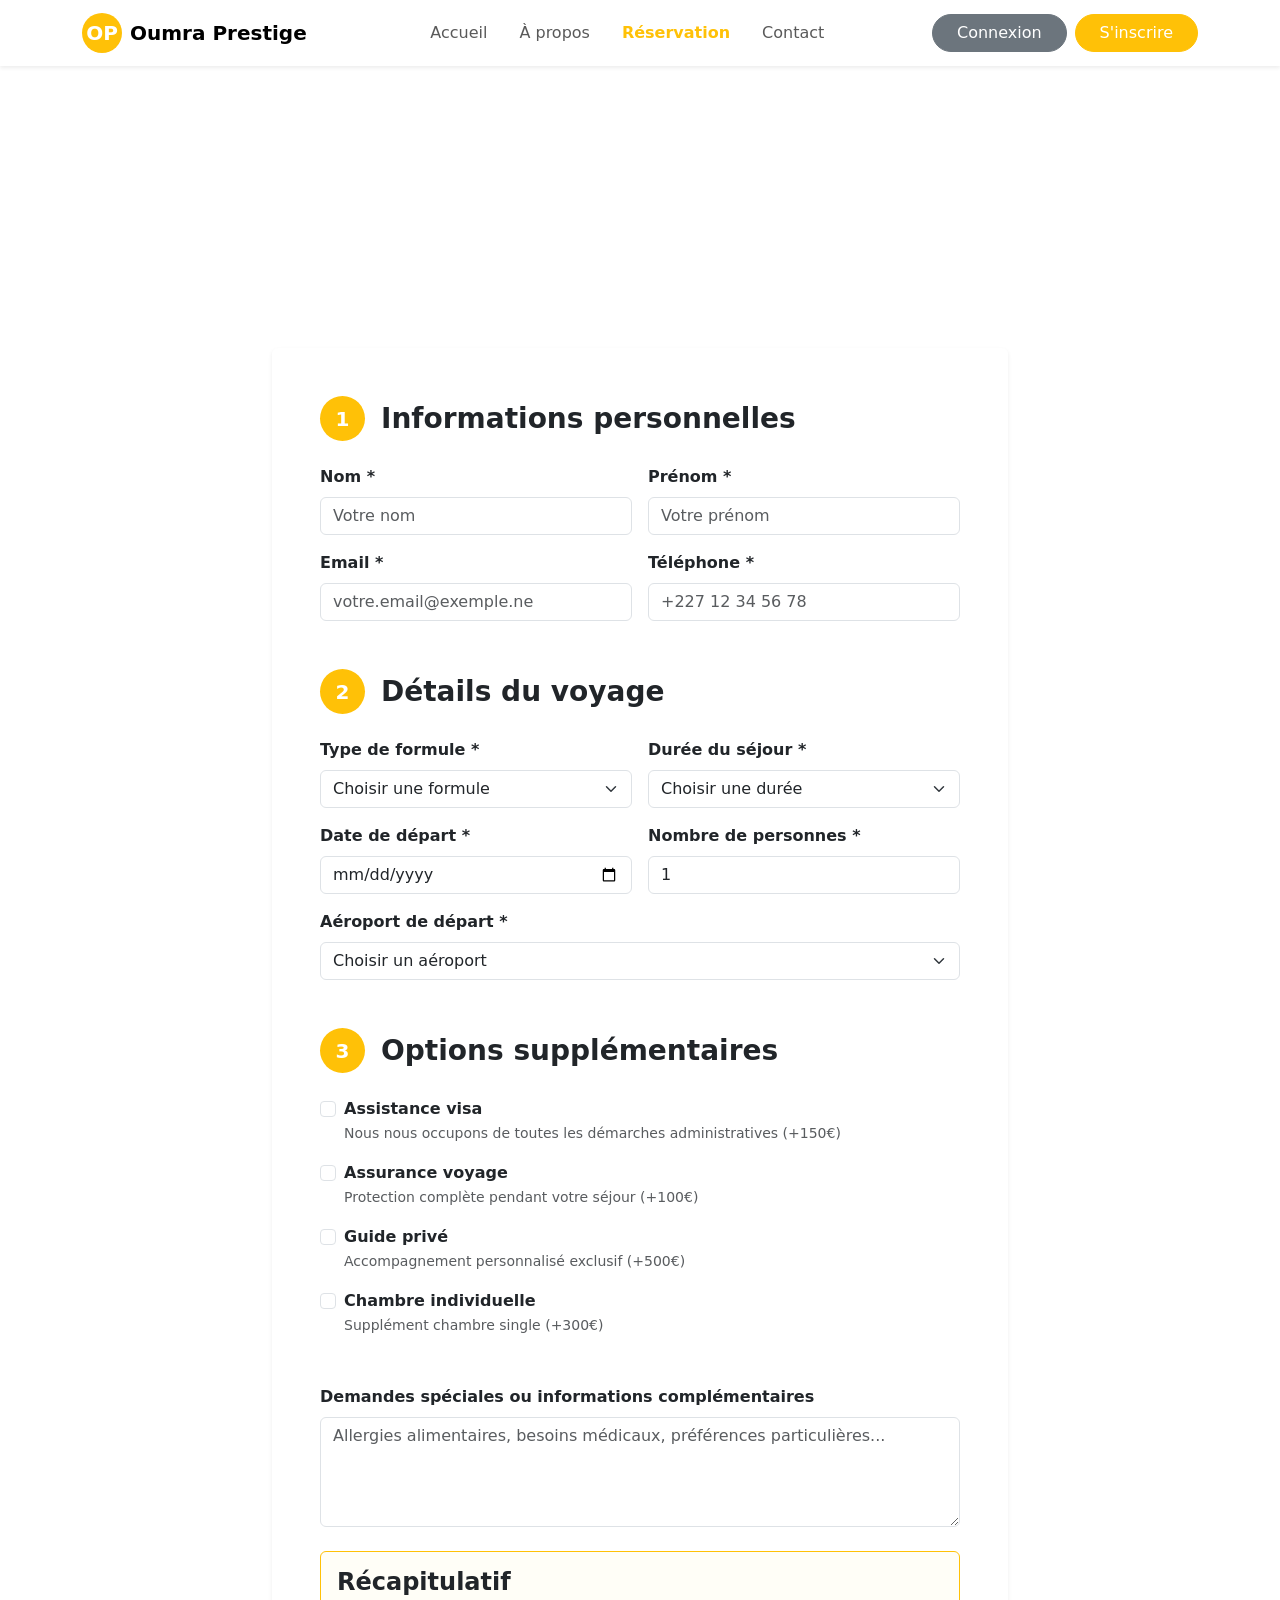
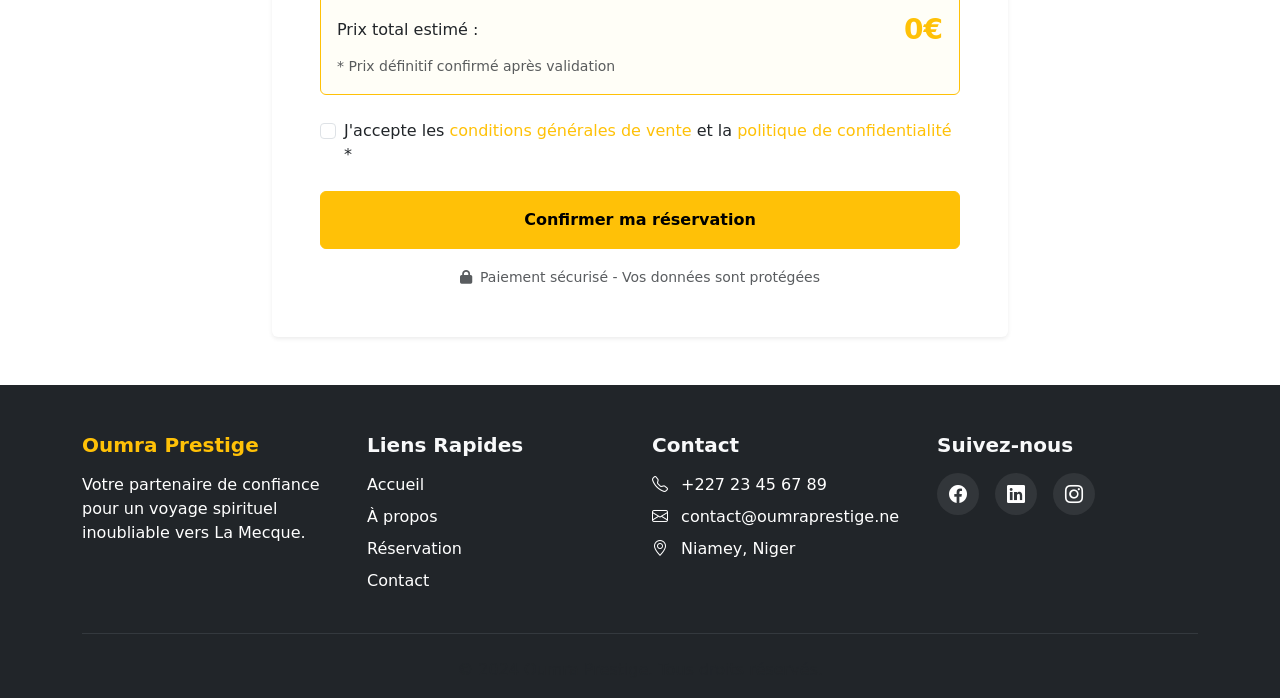
<file: reserv.html>
<!DOCTYPE html>
<html lang="en">
<head>
    <meta charset="UTF-8">
    <meta name="viewport" content="width=device-width, initial-scale=1.0">
    <title>Oumra_Prestige</title>
    <link href="https://cdn.jsdelivr.net/npm/bootstrap@5.3.0/dist/css/bootstrap.min.css" rel="stylesheet">
    <link rel="stylesheet" href="https://cdnjs.cloudflare.com/ajax/libs/font-awesome/6.4.0/css/all.min.css">
    <link href="https://cdn.jsdelivr.net/npm/bootstrap-icons/font/bootstrap-icons.css" rel="stylesheet">
     <link rel="icon" href="./image/photo.jpg" type="image/png">


    <link rel="stylesheet" href="./css/stle.css">
</head>
<body>




    <nav class="navbar navbar-expand-lg bg-white shadow-sm fixed-top">
  <div class="container">
    <a class="navbar-brand fw-bold d-flex align-items-center gap-2" href="#">
      <span class="bg-warning text-white rounded-circle d-inline-flex justify-content-center align-items-center" style="width:40px;height:40px;">OP</span>
      Oumra Prestige
    </a>

    <button class="navbar-toggler" type="button" data-bs-toggle="collapse" data-bs-target="#mainNav">
      <span class="navbar-toggler-icon"></span>
    </button>

    <div class="collapse navbar-collapse" id="mainNav">
      <ul class="navbar-nav mx-auto mb-2 mb-lg-0 gap-lg-3">
        <li class="nav-item"><a class="nav-link" href="./index.html">Accueil</a></li>
        <li class="nav-item"><a class="nav-link" href="./a_propos.html">À propos</a></li>
        <li class="nav-item"><a class="nav-link  fw-semibold text-warning" href="./reserv.html">Réservation</a></li>
        <li class="nav-item"><a class="nav-link" href="./conta.html">Contact</a></li>
      </ul>

      <div class="d-flex gap-2">
        <a class="btn btn-outline-secondary bg-secondary rounded-pill px-4 text-white" href="./conexion.html">Connexion</a>
        <a class="btn btn-warning text-white rounded-pill px-4" href="./s-inscrir.html">S'inscrire</a>
      </div>
    </div>
  </div>
</nav>

<section class="py-5 text-center text-white" style="background: linear-gradient(135deg, #ffc107); min-height: 300px; display: flex; align-items: center; justify-content: center;">
        <div class="container">
            <h1 class="display-3 fw-bold mb-3">Réservez votre Oumra</h1>
            <p class="lead">Commencez Votre Voyage Spirituel Avec Nous</p>
        </div>
    </section>



<!-- Reservation Form Section -->
    <section class="py-5">
        <div class="container">
            <div class="row justify-content-center">
                <div class="col-lg-8">
                    <div class="card border-0 shadow-sm">
                        <div class="card-body p-4 p-md-5">
                            <form>
                                <!-- Section 1: Informations personnelles -->
                                <div class="mb-5">
                                    <div class="d-flex align-items-center mb-4">
                                        <div class="bg-warning rounded-circle d-flex align-items-center justify-content-center me-3" style="width: 45px; height: 45px;">
                                            <span class="fw-bold text-white fs-5">1</span>
                                        </div>
                                        <h3 class="fw-bold mb-0">Informations personnelles</h3>
                                    </div>

                                    <div class="row g-3">
                                        <div class="col-md-6">
                                            <label class="form-label fw-semibold">Nom <span >*</span></label>
                                            <input type="text" class="form-control  shadow-none out" placeholder="Votre nom">
                                        </div>
                                        <div class="col-md-6">
                                            <label class="form-label fw-semibold">Prénom <span >*</span></label>
                                            <input type="text" class="form-control shadow-none out" placeholder="Votre prénom">
                                        </div>
                                        <div class="col-md-6">
                                            <label class="form-label fw-semibold ">Email <span >*</span></label>
                                            <input type="email" class="form-control shadow-none out" placeholder="votre.email@exemple.ne">
                                        </div>
                                        <div class="col-md-6">
                                            <label class="form-label fw-semibold">Téléphone <span >*</span></label>
                                            <input type="tel" class="form-control shadow-none out" placeholder="+227 12 34 56 78">
                                        </div>
                                    </div>
                                </div>

                                <!-- Section 2: Détails du voyage -->
                                <div class="mb-5">
                                    <div class="d-flex align-items-center mb-4">
                                        <div class="bg-warning rounded-circle d-flex align-items-center justify-content-center me-3" style="width: 45px; height: 45px;">
                                            <span class="fw-bold text-white fs-5">2</span>
                                        </div>
                                        <h3 class="fw-bold mb-0">Détails du voyage</h3>
                                    </div>

                                    <div class="row g-3">
                                        <div class="col-md-6">
                                            <label class="form-label fw-semibold">Type de formule <span >*</span></label>
                                            <select class="form-select  shadow-none out">
                                                <option selected>Choisir une formule</option>
                                                <option>Formule Économique</option>
                                                <option>Formule Standard</option>
                                                <option>Formule Premium</option>
                                                <option>Formule VIP</option>
                                            </select>
                                        </div>
                                        <div class="col-md-6">
                                            <label class="form-label fw-semibold">Durée du séjour <span >*</span></label>
                                            <select class="form-select out">
                                                <option selected>Choisir une durée</option>
                                                <option>7 jours</option>
                                                <option>10 jours</option>
                                                <option>14 jours</option>
                                                <option>21 jours</option>
                                            </select>
                                        </div>
                                        <div class="col-md-6">
                                            <label class="form-label fw-semibold">Date de départ <span >*</span></label>
                                            <input type="date" class="form-control shadow-none out">
                                        </div>
                                        <div class="col-md-6">
                                            <label class="form-label fw-semibold">Nombre de personnes <span >*</span></label>
                                            <input type="number" class="form-control shadow-none out" value="1" min="1">
                                        </div>
                                        <div class="col-12">
                                            <label class="form-label fw-semibold">Aéroport de départ <span >*</span></label>
                                            <select class="form-select shadow-none out">
                                                <option selected>Choisir un aéroport</option>
                                                <option>Niamey (Niger)</option>
                                                <option>japoon</option>
                                                <option>Dubai</option>
                                                <option>Autre</option>
                                            </select>
                                        </div>
                                    </div>
                                </div>

                                <!-- Section 3: Options supplémentaires -->
                                <div class="mb-5">
                                    <div class="d-flex align-items-center mb-4">
                                        <div class="bg-warning rounded-circle d-flex align-items-center justify-content-center me-3" style="width: 45px; height: 45px;">
                                            <span class="fw-bold text-white fs-5">3</span>
                                        </div>
                                        <h3 class="fw-bold mb-0">Options supplémentaires</h3>
                                    </div>

                                    <div class="form-check mb-3">
                                        <input class="form-check-input " type="checkbox" id="visa">
                                        <label class="form-check-label" for="visa">
                                            <strong>Assistance visa</strong><br>
                                            <small class="text-muted">Nous nous occupons de toutes les démarches administratives (+150€)</small>
                                        </label>
                                    </div>

                                    <div class="form-check mb-3">
                                        <input class="form-check-input" type="checkbox" id="assurance">
                                        <label class="form-check-label" for="assurance">
                                            <strong>Assurance voyage</strong><br>
                                            <small class="text-muted">Protection complète pendant votre séjour (+100€)</small>
                                        </label>
                                    </div>

                                    <div class="form-check mb-3">
                                        <input class="form-check-input" type="checkbox" id="guide">
                                        <label class="form-check-label" for="guide">
                                            <strong>Guide privé</strong><br>
                                            <small class="text-muted">Accompagnement personnalisé exclusif (+500€)</small>
                                        </label>
                                    </div>

                                    <div class="form-check mb-3">
                                        <input class="form-check-input" type="checkbox" id="chambre">
                                        <label class="form-check-label" for="chambre">
                                            <strong>Chambre individuelle</strong><br>
                                            <small class="text-muted">Supplément chambre single (+300€)</small>
                                        </label>
                                    </div>
                                </div>

                                <!-- Demandes spéciales -->
                                <div class="mb-4">
                                    <label class="form-label fw-semibold">Demandes spéciales ou informations complémentaires</label>
                                    <textarea class="form-control" rows="4" placeholder="Allergies alimentaires, besoins médicaux, préférences particulières..."></textarea>
                                </div>

                                <!-- Récapitulatif -->
                                <div class="card border-warning mb-4" style="background-color: #fffef7;">
                                    <div class="card-body">
                                        <h4 class="fw-bold mb-3">Récapitulatif</h4>
                                        <div class="d-flex justify-content-between align-items-center mb-2">
                                            <span>Prix total estimé :</span>
                                            <h3 class="text-warning fw-bold mb-0">0€</h3>
                                        </div>
                                        <small class="text-muted">* Prix définitif confirmé après validation</small>
                                    </div>
                                </div>

                                <!-- Conditions -->
                                <div class="form-check mb-4">
                                    <input class="form-check-input" type="checkbox" id="conditions" required>
                                    <label class="form-check-label" for="conditions">
                                        J'accepte les <a href="#" class="text-warning text-decoration-none">conditions générales de vente</a> et la <a href="#" class="text-warning text-decoration-none">politique de confidentialité</a> <span >*</span>
                                    </label>
                                </div>

                                <!-- Submit Button -->
                                <button type="submit" class="btn btn-warning w-100 py-3 fw-semibold mb-3">
                                    Confirmer ma réservation
                                </button>
                                <div class="text-center">
                                    <small class="text-muted">
                                        <i class="fas fa-lock me-2"></i>Paiement sécurisé - Vos données sont protégées
                                    </small>
                                </div>
                            </form>
                        </div>
                    </div>
                </div>
            </div>
        </div>
    </section>





<footer class="text-light pt-5 bg-dark" >
  <div class="container">

    <div class="row gy-4">
      <!-- Col 1 -->
      <div class="col-lg-3 col-md-6">
        <h5 class="fw-bold text-warning">Oumra Prestige</h5>
        <p class=" mt-3 text-white">
          Votre partenaire de confiance pour un voyage spirituel inoubliable vers La Mecque.
        </p>
      </div>

      <!-- Col 2 -->
      <div class="col-lg-3 col-md-6">
        <h5 class="fw-bold">Liens Rapides</h5>
        <ul class="list-unstyled mt-3">
          <li><a href="#" class="footer-link">Accueil</a></li>
          <li><a href="#" class="footer-link">À propos</a></li>
          <li><a href="#" class="footer-link">Réservation</a></li>
          <li><a href="#" class="footer-link">Contact</a></li>
        </ul>
      </div>

      <!-- Col 3 -->
      <div class="col-lg-3 col-md-6">
        <h5 class="fw-bold">Contact</h5>
        <ul class="list-unstyled mt-3 text-white">
          <li class="mb-2">
            <i class="bi bi-telephone me-2"></i> +227 23 45 67 89
          </li>
          <li class="mb-2">
            <i class="bi bi-envelope me-2"></i> contact@oumraprestige.ne
          </li>
          <li>
            <i class="bi bi-geo-alt me-2"></i> Niamey, Niger
          </li>
        </ul>
      </div>

      <!-- Col 4 -->
      <div class="col-lg-3 col-md-6">
        <h5 class="fw-bold">Suivez-nous</h5>
        <div class="d-flex gap-3 mt-3">
          <a href="#" class="social-icon text-white"><i class="bi bi-facebook"></i></a>
          <a href="#" class="social-icon"><i class="bi bi-linkedin"></i></a>
          <a href="#" class="social-icon"><i class="bi bi-instagram"></i></a>
        </div>
      </div>
    </div>

    <!-- Divider -->
    <hr class="border-secondary my-4">

    <!-- Copyright -->
    <div class="text-center text-muted pb-3 text-white">
      © 2024 Oumra Prestige. Tous droits réservés.
    </div>

  </div>
</footer>


     <script src="https://cdn.jsdelivr.net/npm/bootstrap@5.3.0/dist/js/bootstrap.bundle.min.js"></script>
</body>
</html>
</file>
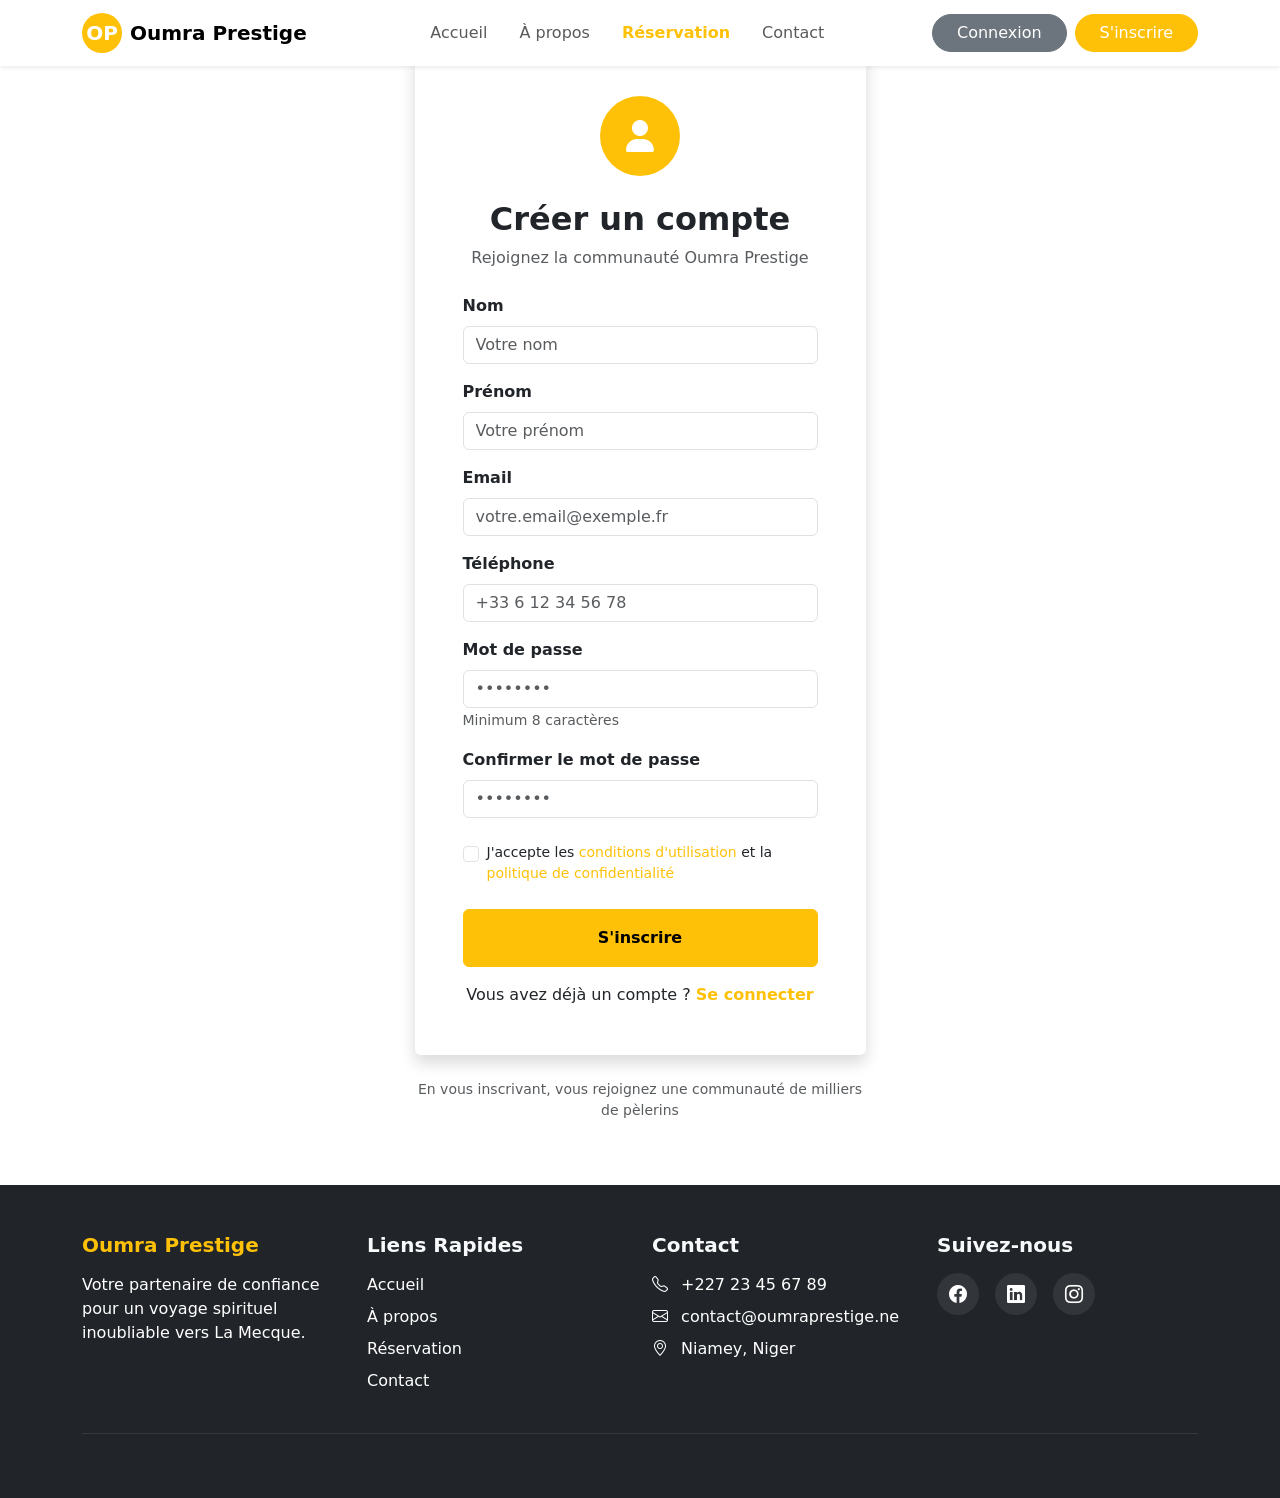
<file: s-inscrir.html>
<!DOCTYPE html>
<html lang="en">
<head>
    <meta charset="UTF-8">
    <meta name="viewport" content="width=device-width, initial-scale=1.0">
    <title>Oumra_Prestige</title>
    <link href="https://cdn.jsdelivr.net/npm/bootstrap@5.3.0/dist/css/bootstrap.min.css" rel="stylesheet">
    <link rel="stylesheet" href="https://cdnjs.cloudflare.com/ajax/libs/font-awesome/6.4.0/css/all.min.css">
    <link href="https://cdn.jsdelivr.net/npm/bootstrap-icons/font/bootstrap-icons.css" rel="stylesheet">
     <link rel="icon" href="./image/photo.jpg" type="image/png">


    <link rel="stylesheet" href="./css/stle.css">
</head>
<body>
     <nav class="navbar navbar-expand-lg bg-white shadow-sm fixed-top">
        <div class="container">
            <a class="navbar-brand fw-bold d-flex align-items-center gap-2" href="#">
            <span class="bg-warning text-white rounded-circle d-inline-flex justify-content-center align-items-center" style="width:40px;height:40px;">OP</span>
            Oumra Prestige
            </a>

            <button class="navbar-toggler" type="button" data-bs-toggle="collapse" data-bs-target="#mainNav">
            <span class="navbar-toggler-icon"></span>
            </button>

            <div class="collapse navbar-collapse" id="mainNav">
            <ul class="navbar-nav mx-auto mb-2 mb-lg-0 gap-lg-3">
                <li class="nav-item"><a class="nav-link" href="./index.html">Accueil</a></li>
                <li class="nav-item"><a class="nav-link" href="./a_propos.html">À propos</a></li>
                <li class="nav-item"><a class="nav-link  fw-semibold text-warning" href="./reserv.html">Réservation</a></li>
                <li class="nav-item"><a class="nav-link" href="./conta.html">Contact</a></li>
            </ul>

            <div class="d-flex gap-2">
                <a class="btn btn-outline-secondary bg-secondary rounded-pill px-4 text-white" href="./conexion.html">Connexion</a>
                <a class="btn btn-warning text-white rounded-pill px-4" href="./s-inscrir.html">S'inscrire</a>
            </div>
            </div>
        </div>
    </nav>

    <!-- Registration Section -->
    <section class="py-5 min-vh-100 d-flex align-items-center">
        <div class="container">
            <div class="row justify-content-center">
                <div class="col-lg-5 col-md-7">
                    <div class="card border-0 shadow">
                        <div class="card-body p-5">
                            <!-- Icon -->
                            <div class="text-center mb-4">
                                <div class="bg-warning rounded-circle d-inline-flex align-items-center justify-content-center" style="width: 80px; height: 80px;">
                                    <i class="fas fa-user text-white fs-2"></i>
                                </div>
                            </div>

                            <!-- Title -->
                            <div class="text-center mb-4">
                                <h2 class="fw-bold mb-2">Créer un compte</h2>
                                <p class="text-muted">Rejoignez la communauté Oumra Prestige</p>
                            </div>

                            <!-- Registration Form -->
                            <form>
                                <!-- Nom -->
                                <div class="mb-3">
                                    <label class="form-label fw-semibold">Nom</label>
                                    <input type="text" class="form-control shadow-none out" placeholder="Votre nom">
                                </div>

                                <!-- Prénom -->
                                <div class="mb-3">
                                    <label class="form-label fw-semibold">Prénom</label>
                                    <input type="text" class="form-control shadow-none out" placeholder="Votre prénom">
                                </div>

                                <!-- Email -->
                                <div class="mb-3">
                                    <label class="form-label fw-semibold">Email</label>
                                    <input type="email" class="form-control shadow-none out" placeholder="votre.email@exemple.fr">
                                </div>

                                <!-- Téléphone -->
                                <div class="mb-3">
                                    <label class="form-label fw-semibold">Téléphone</label>
                                    <input type="tel" class="form-control shadow-none out" placeholder="+33 6 12 34 56 78">
                                </div>

                                <!-- Mot de passe -->
                                <div class="mb-3">
                                    <label class="form-label fw-semibold">Mot de passe</label>
                                    <input type="password" class="form-control shadow-none out " placeholder="••••••••">
                                    <small class="text-muted">Minimum 8 caractères</small>
                                </div>

                                <!-- Confirmer mot de passe -->
                                <div class="mb-4">
                                    <label class="form-label fw-semibold">Confirmer le mot de passe</label>
                                    <input type="password" class="form-control shadow-none out" placeholder="••••••••">
                                </div>

                                <!-- Conditions -->
                                <div class="form-check mb-4">
                                    <input class="form-check-input" type="checkbox" id="conditions">
                                    <label class="form-check-label small" for="conditions">
                                        J'accepte les <a href="#" class="text-warning text-decoration-none">conditions d'utilisation</a> et la <a href="#" class="text-warning text-decoration-none">politique de confidentialité</a>
                                    </label>
                                </div>

                                <!-- Submit Button -->
                                <button type="submit" class="btn btn-warning w-100 py-3 fw-semibold mb-3 carte">
                                    S'inscrire
                                </button>

                                <!-- Login Link -->
                                <div class="text-center">
                                    <p class="mb-0">
                                        Vous avez déjà un compte ? <a href="./conexion.html" class="text-warning text-decoration-none fw-semibold">Se connecter</a>
                                    </p>
                                </div>
                            </form>
                        </div>
                    </div>

                    <!-- Bottom Text -->
                    <div class="text-center mt-4">
                        <p class="text-muted small">
                            En vous inscrivant, vous rejoignez une communauté de milliers de pèlerins
                        </p>
                    </div>
                </div>
            </div>
        </div>
    </section>

<footer class="text-light pt-5 bg-dark" >
  <div class="container">

    <div class="row gy-4">
      <!-- Col 1 -->
      <div class="col-lg-3 col-md-6">
        <h5 class="fw-bold text-warning">Oumra Prestige</h5>
        <p class=" mt-3 text-white">
          Votre partenaire de confiance pour un voyage spirituel inoubliable vers La Mecque.
        </p>
      </div>

      <!-- Col 2 -->
      <div class="col-lg-3 col-md-6">
        <h5 class="fw-bold">Liens Rapides</h5>
        <ul class="list-unstyled mt-3">
          <li><a href="#" class="footer-link">Accueil</a></li>
          <li><a href="#" class="footer-link">À propos</a></li>
          <li><a href="#" class="footer-link">Réservation</a></li>
          <li><a href="#" class="footer-link">Contact</a></li>
        </ul>
      </div>

      <!-- Col 3 -->
      <div class="col-lg-3 col-md-6">
        <h5 class="fw-bold">Contact</h5>
        <ul class="list-unstyled mt-3 text-white">
          <li class="mb-2">
            <i class="bi bi-telephone me-2"></i> +227 23 45 67 89
          </li>
          <li class="mb-2">
            <i class="bi bi-envelope me-2"></i> contact@oumraprestige.ne
          </li>
          <li>
            <i class="bi bi-geo-alt me-2"></i> Niamey, Niger
          </li>
        </ul>
      </div>

      <!-- Col 4 -->
      <div class="col-lg-3 col-md-6">
        <h5 class="fw-bold">Suivez-nous</h5>
        <div class="d-flex gap-3 mt-3">
          <a href="#" class="social-icon text-white"><i class="bi bi-facebook"></i></a>
          <a href="#" class="social-icon"><i class="bi bi-linkedin"></i></a>
          <a href="#" class="social-icon"><i class="bi bi-instagram"></i></a>
        </div>
      </div>
    </div>

    <!-- Divider -->
    <hr class="border-secondary my-4">

    <!-- Copyright -->
    <div class="text-center text-muted pb-3 text-white">
      © 2024 Oumra Prestige. Tous droits réservés.
    </div>

  </div>
</footer>


     <script src="https://cdn.jsdelivr.net/npm/bootstrap@5.3.0/dist/js/bootstrap.bundle.min.js"></script>
</body>
</html>
</file>
<file: css/stle.css>
.hero-section {
  height: 100vh;
  background: url("../image/tourne.jpg");
  position: relative;
 
}

.hero-section .overlay {
  position: absolute;
  inset: 0;
  
}

.hero-section h1,
.hero-section p,
.hero-section a {
  z-index: 1;
}

.footer-link {
  color: #ffffff;
  text-decoration: none;
  display: block;
  margin-bottom: 8px;
  transition: 0.3s;
}

.footer-link:hover {
  color: #ffc107;
  transform: translateX(5px);
}

.out {
  outline: none; /* pas d'outline par défaut */
}

.out:focus {
  outline: 5px solid #ffc107; /* outline apparaît au clic */
 
}



.social-icon {
  width: 42px;
  height: 42px;
  background: rgba(255, 255, 255, 0.08);
  color: #fff;
  border-radius: 50%;
  display: flex;
  align-items: center;
  justify-content: center;
  font-size: 18px;
  transition: 0.3s;
}

.social-icon:hover {
  background: #ffc107;
  color: #e8e8e8;
  transform: scale(1.1);
}

.carte {
  transition: transform 0.3s ease;
}

.carte:hover{
   transform: scale(1.02);
}
</file>
